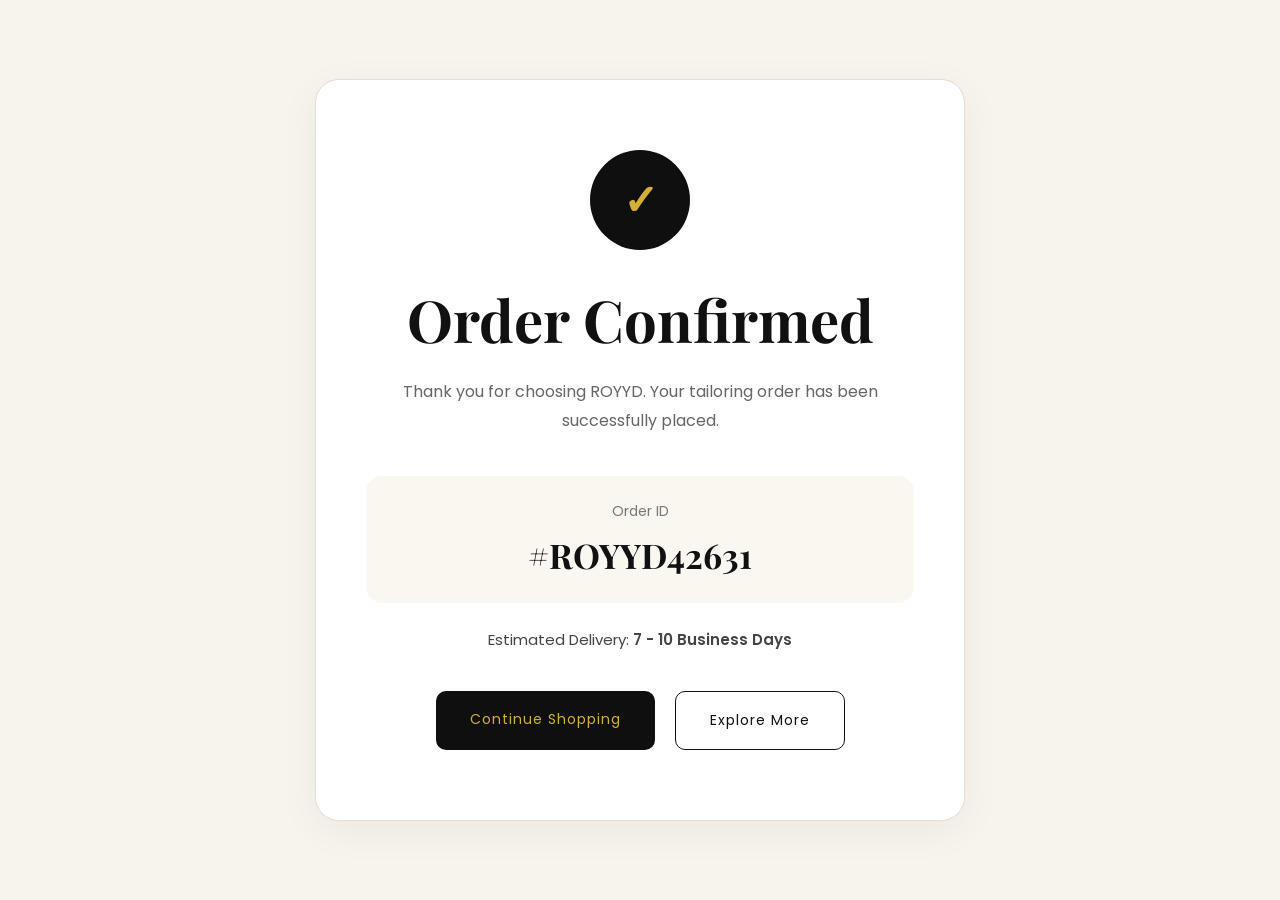
<file: success.html>
<!DOCTYPE html>
<html lang="en">

<head>

<meta charset="UTF-8">

<meta name="viewport"
content="width=device-width, initial-scale=1.0">

<title>
ROYYD Order Success
</title>

<link rel="preconnect"
href="https://fonts.googleapis.com">

<link rel="preconnect"
href="https://fonts.gstatic.com"
crossorigin>

<link href="https://fonts.googleapis.com/css2?family=Playfair+Display:wght@500;600;700&family=Poppins:wght@300;400;500;600&display=swap"
rel="stylesheet">

<link rel="stylesheet"
href="style.css">

</head>

<body>

<section class="success-page">

<div class="success-box">

<div class="success-icon">

✓

</div>

<h1>
Order Confirmed
</h1>

<p class="success-text">

Thank you for choosing ROYYD.

Your tailoring order has been successfully placed.

</p>

<div class="success-order">

<p>
Order ID
</p>

<h3 id="orderNumber">

#ROYYD2847

</h3>

</div>

<div class="success-delivery">

Estimated Delivery:
<span>
7 - 10 Business Days
</span>

</div>

<div class="success-buttons">

<a href="index.html"
class="success-btn">

Continue Shopping

</a>

<a href="Bespoke.html"
class="outline-btn">

Explore More

</a>

</div>

</div>

</section>

<script>

const randomOrder =

"#ROYYD" +

Math.floor(Math.random() * 99999);

document.getElementById("orderNumber")
.innerText = randomOrder;

localStorage.removeItem("royydCart");

</script>

</body>

</html>
</file>
<file: style.css>
html{
    scroll-behavior:smooth;
}


*{
    margin:0;
    padding:0;
    box-sizing:border-box;
}

body{
    font-family:'Poppins',sans-serif;
    background:#f6f3ee;
    overflow-x: hidden;
}

/* NAVBAR */

.navbar{
    width:100%;
    height:85px;

    position:fixed;

    top:0;
    left:0;

    display:flex;
    justify-content:space-between;
    align-items:center;

    padding:0 6%;

    background:rgba(0,0,0,0.55);

    backdrop-filter:blur(12px);

    z-index:1000;
}

.menu-toggle{
    display:none;
    font-size:30px;
    color:white;
    cursor:pointer;
}


.logo-wrapper{
    display:flex;
    align-items:center;
    gap:14px;
}

.logo-text{
    display:flex;
    flex-direction:column;
}

.logo-text h2{
    font-size:28px;
    color:#d9b27c;
    letter-spacing:2px;
    font-family:'Playfair Display',serif;
}

.logo-text span{
    font-size:10px;
    letter-spacing:2px;
    color:white;
}

.logo-wrapper img{
    width:52px;
    height:52px;

    border-radius:50%;

    object-fit:cover;

    border:2px solid rgba(255,255,255,0.15);
}

.nav-links{
    display:flex;
    gap:40px;
    list-style:none;
}

.nav-links a{
    text-decoration:none;
    color:white;
    font-size:15px;
    font-weight:400;
    transition:0.3s;
    position:relative;
}

.nav-links a::after{
    content:'';
    position:absolute;
    left:0;
    bottom:-6px;

    width:0%;
    height:1px;

    background:#d9b27c;

    transition:0.3s;
}

.nav-links a:hover{
    color:#d9b27c;
}

.nav-links a:hover::after{
    width:100%;
}

.nav-links a.active-nav{
    color:#d9b27c;
}

.nav-links a.active-nav::after{
    width:100%;
}

/* HERO SECTION */

.hero{
    width:100%;
    height:80vh;

    background:url('https://images.unsplash.com/photo-1594938298603-c8148c4dae35?q=80&w=1400&auto=format&fit=crop');

    background-size:cover;
    background-position:right center;

    position:relative;

    display:flex;
    align-items:center;

    padding:0 8%;
}

.overlay{
    position:absolute;
    inset:0;
    background:rgba(0,0,0,0.55);
}

.hero-content{

position:relative;
z-index:2;

max-width:580px;

margin-left:120px;

text-align:left;

padding-top:40px;
}

.tagline{
    color:#d9b27c;
    letter-spacing:3px;
    font-size:14px;
    margin-bottom:20px;
}

.hero h1{

font-size:72px;
line-height:1.05;
color:white;
font-family:'Playfair Display',serif;
margin-bottom:24px;
}

.hero h1 span{
    color:#d9b27c;
}

.hero-description{

color:#f1f1f1;
line-height:1.8;
max-width:500px;
font-size:18px;
margin-top:20px;
margin-bottom:35px;
margin-left:0;
}

.hero-buttons{
    display:flex;
    justify-content:center;
    gap:20px;
    flex-wrap:wrap;
    margin-top:10px;
}

.primary-btn{
    padding:18px 42px;
    border:none;
    background:#d9b27c;
    color:#111;
    font-weight:600;
    cursor:pointer;
    transition:0.4s;
    border-radius:50px;
    font-size:15px;
}

.primary-btn:hover{
    transform:translateY(-5px);
    box-shadow:0 10px 30px rgba(0,0,0,0.3);
}

.secondary-btn{
    padding:18px 42px;
    border:1px solid rgba(255,255,255,0.4);
    background:rgba(255,255,255,0.08);
    color:white;
    cursor:pointer;
    transition:0.4s;
    border-radius:50px;
    backdrop-filter:blur(5px);
}

.secondary-btn:hover{
    background:white;
    color:black;
}


/* FABRIC SECTION */

.fabric-section{
    padding:100px 8%;
    background:#f8f5ef;
}

.section-title{
    text-align:center;
    margin-bottom:60px;
}

.section-title p{
    color:#b58b52;
    letter-spacing:3px;
    font-size:14px;
    margin-bottom:15px;
}

.section-title h2{
    font-size:48px;
    color:#222;
    font-family:'Playfair Display',serif;
}

.fabric-grid{
    display:grid;
    grid-template-columns:repeat(auto-fit,minmax(300px,1fr));
    gap:30px;
}

.fabric-card{
    background:white;
    border-radius:20px;
    overflow:hidden;

    box-shadow:0 10px 30px rgba(0,0,0,0.08);

    transition:0.4s;
}

.fabric-card:hover{
    transform:scale(1.05);
}

.fabric-card img{
    width:100%;
    height:350px;
    object-fit:cover;
    transition:0.55;
}

.fabric-content{
    padding:30px;
}

.fabric-content h3{
    font-size:28px;
    margin-bottom:15px;
    color:#222;
    font-family:'Playfair Display',serif;
}

.fabric-content p{
    color:#666;
    line-height:1.8;
}

/* CUSTOMIZATION SECTION */

.custom-section{
    padding:100px 8%;
    background:white;
}

.custom-grid{
    display:grid;
    grid-template-columns:1fr 1fr;
    gap:50px;
    align-items:center;
}

.option-box{
    background:#f8f5ef;
    padding:30px;
    border-radius:20px;
    margin-bottom:25px;
}

.option-box h3{
    margin-bottom:20px;
    font-size:24px;
    color:#222;
    font-family:'Playfair Display',serif;
}

.option-buttons{
    display:flex;
    flex-wrap:wrap;
    gap:15px;
}

.option-buttons button{
    padding:12px 24px;
    border:none;
    background:white;
    border-radius:50px;
    cursor:pointer;
    transition:0.3s;
    border:1px solid #ddd;
}

.option-buttons button:hover{
    background:#d9b27c;
    color:white;
}

.measurement-box{
    background:#f8f5ef;
    padding:30px;
    border-radius:20px;
}

.measurement-box h3{
    margin-bottom:20px;
    font-size:24px;
    color:#222;
    font-family:'Playfair Display',serif;
}

.measurement-box input{
    width:100%;
    padding:16px;
    margin-bottom:15px;
    border:none;
    border-radius:12px;
    background:white;
    outline:none;
}

.preview-card{
    background:#f8f5ef;
    border-radius:25px;
    overflow:hidden;

    box-shadow:0 10px 30px rgba(0,0,0,0.08);
}

.preview-card img{
    width:100%;
    height:500px;
    object-fit:cover;
}

.preview-content{
    padding:35px;
}

.preview-content h3{
    font-size:34px;
    margin-bottom:20px;
    color:#222;
    font-family:'Playfair Display',serif;
}

.preview-content p{
    color:#666;
    line-height:1.8;
    margin-bottom:30px;
}


/* WHY SECTION */

.why-section{
    padding:100px 8%;
    background:#f8f5ef;
}

.why-grid{
    display:grid;
    grid-template-columns:repeat(auto-fit,minmax(280px,1fr));
    gap:30px;
}

.why-card{
    background:white;
    padding:40px;
    border-radius:20px;

    box-shadow:0 10px 30px rgba(0,0,0,0.06);

    transition:0.3s;
}

.why-card:hover{
    transform:translateY(-8px);
}

.why-card h3{
    font-size:28px;
    margin-bottom:18px;
    color:#222;
    font-family:'Playfair Display',serif;
}

.why-card p{
    color:#666;
    line-height:1.8;
}

/* TESTIMONIALS */

.testimonial-section{
    padding:100px 8%;
    background:white;
}

.testimonial-grid{
    display:grid;
    grid-template-columns:repeat(auto-fit,minmax(280px,1fr));
    gap:30px;
}

.testimonial-card{
    background:#f8f5ef;
    padding:40px;
    border-radius:20px;
}

.testimonial-card p{
    color:#555;
    line-height:1.9;
    margin-bottom:20px;
}

.testimonial-card h4{
    color:#b58b52;
}

/* FOOTER */

.footer{
    background:#111;
    color:white;

    padding:70px 8%;

    text-align:center;
}

.footer h2{
    font-size:42px;
    margin-bottom:20px;

    color:#d9b27c;

    font-family:'Playfair Display',serif;
}

.footer p{
    color:#bbb;
    margin-bottom:30px;
}

.footer-links{
    display:flex;
    justify-content:center;
    gap:30px;
    flex-wrap:wrap;
}

.footer-links a{
    color:white;
    text-decoration:none;
    transition:0.3s;
}

.footer-links a:hover{
    color:#d9b27c;
}


/* CONTACT SECTION */

.contact-section{
    padding:100px 8%;
    background:#f8f5ef;
}

.contact-box{
    max-width:700px;
    margin:auto;

    background:white;

    padding:50px;

    border-radius:20px;

    box-shadow:0 10px 30px rgba(0,0,0,0.08);
}

.contact-box input,
.contact-box textarea{
    width:100%;

    padding:18px;

    margin-bottom:20px;

    border:none;

    background:#f5f5f5;

    border-radius:12px;

    outline:none;
}

.contact-box textarea{
    height:150px;
    resize:none;
}

/* ADVANCED CUSTOMIZATION */

.advanced-custom{
    padding:120px 8%;
    background:#f8f5ef;
}

.advanced-grid{
    display:grid;
    grid-template-columns:1fr 1fr;
    gap:60px;
    align-items:start;
}

.custom-box{
    background:white;
    padding:30px;
    border-radius:20px;
    margin-bottom:25px;

    box-shadow:0 10px 30px rgba(0,0,0,0.05);
}

.custom-box h3{
    margin-bottom:20px;
    font-size:26px;
    color:#222;
    font-family:'Playfair Display',serif;
}

.fabric-options{
    display:flex;
    flex-wrap:wrap;
    gap:15px;
}

.fabric-item{
    padding:14px 24px;
    background:#f4f4f4;
    border-radius:50px;
    cursor:pointer;
    transition:0.3s;
}

.active-fabric{
    background:#d9b27c;
    color:white;
}

.option-buttons{
    display:flex;
    flex-wrap:wrap;
    gap:15px;
}

.option-buttons button{
    padding:14px 24px;
    border:none;
    border-radius:50px;
    background:#f4f4f4;
    cursor:pointer;
    transition:0.3s;
}

.option-buttons button:hover{
    background:#d9b27c;
    color:white;
}

.active-btn{
    background:#d9b27c !important;
    color:white;
}

.measurement-area{
    background:white;
    padding:30px;
    border-radius:20px;

    box-shadow:0 10px 30px rgba(0,0,0,0.05);
}

.measurement-area h3{
    margin-bottom:25px;
    font-size:26px;
    color:#222;
    font-family:'Playfair Display',serif;
}

.measurement-grid{
    display:grid;
    grid-template-columns:1fr 1fr;
    gap:18px;
}

.measurement-grid input{
    padding:16px;
    border:none;
    background:#f5f5f5;
    border-radius:12px;
    outline:none;
}

.custom-right{
    position:sticky;
    top:120px;
}

.preview-image{
    border-radius:25px;
    overflow:hidden;

    margin-bottom:30px;
}

.preview-image img{
    width:100%;
    height:650px;
    object-fit:cover;
    transition:0.55;
}

.preview-image:hover img{
    transform:scale(1.04);
}

.preview-details{
    background:white;
    padding:35px;
    border-radius:25px;

    box-shadow:0 10px 30px rgba(0,0,0,0.05);
}

.preview-details h3{
    font-size:34px;
    margin-bottom:20px;
    color:#222;
    font-family:'Playfair Display',serif;
}

.preview-details p{
    color:#666;
    line-height:1.9;
    margin-bottom:25px;
}

.preview-details ul{
    margin-bottom:30px;
}

.preview-details ul li{
    margin-bottom:12px;
    color:#444;
}


/* STEPS SECTION */

.steps-section{
    padding:110px 8%;
    background:white;
}

.steps-grid{
    display:grid;
    grid-template-columns:repeat(auto-fit,minmax(280px,1fr));
    gap:30px;
}

.step-card{
    background:#f8f5ef;

    padding:45px;

    border-radius:25px;

    transition:0.4s;

    box-shadow:0 10px 30px rgba(0,0,0,0.05);
}

.step-card:hover{
    transform:translateY(-10px);
}

.step-number{
    width:70px;
    height:70px;

    background:#d9b27c;

    color:white;

    border-radius:50%;

    display:flex;
    align-items:center;
    justify-content:center;

    font-size:24px;
    font-weight:600;

    margin-bottom:30px;
}

.step-card h3{
    font-size:30px;
    margin-bottom:18px;

    color:#222;

    font-family:'Playfair Display',serif;
}

.step-card p{
    color:#666;
    line-height:1.9;
}


/* PRODUCT COLLECTION */

.product-section{
    padding:30px 8%;
    background:#f8f5ef;
}

.product-grid{
display:grid;
grid-template-columns:repeat(auto-fit,minmax(280px,1fr));
gap:35px;
margin-top:30px;
}

.category-wrapper{
margin-bottom:90px;
}

.category-heading{
font-size:38px;
font-family:'Playfair Display', serif;
text-align:center;
margin-bottom:40px;
color:#111;
letter-spacing:1px;
position:relative;
}

.category-heading::after{
content:'';
width:80px;
height:2px;
background:#111;
display:block;
margin:14px auto 0;
}

.product-card{
background:#fff;
overflow:hidden;
transition:0.4s ease;
border:1px solid #eee;
}

.product-card:hover{
transform:translateY(-8px);
box-shadow:0 15px 40px rgba(0,0,0,0.08);
}

.product-image{
    position:relative;
    overflow: hidden;
}

.product-image img{
    width:100%;
    height:320px;
    object-fit:cover;

    transition:0.5s;
}

.product-card:hover img{
    transform:scale(1.05);
}

.custom-tag{
    position:absolute;

    top:20px;
    left:20px;

    background:#d9b27c;

    color:white;

    padding:10px 18px;

    border-radius:50px;

    font-size:13px;
}

.product-content{
    padding:20px;
}

.product-content h3{
    font-size:28px;
    margin-bottom:15px;

    color:#222;

    font-family:'Playfair Display',serif;
}

.price{
    color:#b58b52;
    font-size:22px;
    margin-bottom:25px;
}

.customize-btn{
    position:absolute;

    bottom:16px;
    left:16px;

    display:inline-flex;
    align-items:center;
    justify-content:center;

    padding:10px 18px;

    background:rgba(0,0,0,0.88);

    color:white;

    text-decoration:none;

    border-radius:40px;

    font-size:12px;
    font-weight:500;

    backdrop-filter:blur(10px);

    transition:0.3s ease;

    z-index:5;
}

.customize-btn:hover{
    background:#111;
    transform:translateY(-2px);
}

/* CONFIGURATOR */

.config-navbar{
    width:100%;
    height:72px;

    background:rgba(255,255,255,0.92);

    backdrop-filter:blur(12px);

    position:sticky;
    top:0;

    display:flex;
    justify-content:space-between;
    align-items:center;

    padding:0 6%;

    z-index:1000;

    border-bottom:1px solid #f1f1f1;
}

.back-btn{
    text-decoration:none;
    color:#111;
    font-size:15px;
    font-weight:500;
    opacity:0.8;
    transition:0.3s ease;
}

.back-btn:hover{
    opacity:1;
}

.config-logo{
    display:flex;
    align-items:center;
    gap:10px;
}

.config-logo img{
    width:34px;
    height:34px;

    border-radius:50%;
    object-fit:cover;
}

.config-logo span{
    font-family:'Playfair Display',serif;
    font-size:24px;
    color:#111;
}

.configurator{
    padding:40px 5%;
    background:#f7f3ee;
    max-width:1400px;
    margin:auto;

    display:grid;
    grid-template-columns:55% 45%;
    gap:35px;
    align-items:start;
}





.product-preview{
    margin-bottom:28px;
    position:sticky;
    top:20px;
}


#mainProductImage{
    width:100%;

    height: 520px;

    

    object-fit:cover;

    border-radius:20px;

    background:white;

    transition:transform 0.4s ease;
}


.product-preview:hover #mainProductImage{
    transform:scale(1.02);
}

.preview-thumbnails{
    display:flex;
    gap:10px;

    margin-top:18px;

    overflow-x:auto;
    padding-bottom:5px;
    justify-content: center;
}

.preview-thumbnails::-webkit-scrollbar{
    display:none;
}


.thumb{
    width:56px;
    height:72px;

    object-fit:cover;

    border-radius:18px;

    cursor:pointer;

    border:1px solid transparent;

    background:white;
}

.active-thumb{
    border-color:#111;
    opacity:1;
}

.config-category{
    color:#b58b52;
    letter-spacing:2px;
    font-size:13px;

    margin-bottom:10px;
}

.config-content h1{
    font-size:40px;
    line-height:1.1;
    margin-bottom:20px;
    font-family:'Playfair Display',serif;
}

.config-price{
    font-size:34px;
    font-weight:600;
    color:#111;
    margin-bottom:35px;
}

.config-section{
    margin-top:18px;
}

.config-section h3{
    margin-bottom:18px;

    font-size:22px;

    color:#111;
}

.color-options{
    display:flex;
    gap:14px;
}

.color{
    width:42px;
    height:42px;

    border-radius:50%;


    cursor:pointer;

    border:3px solid transparent;
    transition: 0.3s;
}

.color:hover{
    transform:scale(1.1);
}


.color.black{
    background:#000;
}

.color.beige{
    background:#d9b27c;
}

.color.white{
    background:#dcdcdc;
}

.color.navy{
    background:#1d3557;
}

.color.brown{
    background:#6f4e37;
}

.color.maroon{
    background:#800000;
}

.active-color{
    border-color:#111;
}

.size-options{
    display:flex;
    gap:14px;
    flex-wrap:wrap;
}

.size-options button{
    width:58px;
    height:58px;

    border-radius:50%;

    border:none;

    background:white;

    cursor:pointer;

    font-size:16px;

    transition:0.3s;
}

.active-size{
    background:#111 !important;
    color:white;
}

.custom-size-card{

    background:white;

    padding:20px 24px;

    border:1px solid #eee;

    border-radius:14px;

    display:flex;

    justify-content:space-between;

    align-items:center;

    gap:20px;

}

.custom-size-card h4{
    font-size:16px;
    margin-bottom:4px;

    color:#111;
}

.custom-size-card p{
    color:#666;
}

.custom-size-card button{
    padding:15px 28px;

    border:none;

    background:#111;

    color:white;

    border-radius:50px;

    cursor:pointer;
}

/* DESIGN FLOW */

.design-flow{
    padding:0 5% 80px;
    background:#f8f5ef;
}

.flow-header{
    margin-bottom:30px;
}

.flow-header h2{
    font-size:28px;
    color:#111;

    font-family:'Playfair Display',serif;
}

.flow-box{
    background:white;
    padding:16px;
    border-radius:16px;
    margin-bottom:12px;
    border:1px solid #eee;
    transition:0.3s ease;
}

.flow-box:hover{
    transform:translateY(-2px);
}


.flow-top{
    display:flex;
    justify-content:space-between;
    align-items:center;
}

.flow-top h3{
    font-size:18px;
    color:#111;
    font-weight:500;
    letter-spacing:0.3px;
}

.flow-top span{
    font-size:28px;
    color:#b58b52;
    transition: 0.3s;
}

.flow-box.active-flow .flow-top span{
    transform:rotate(45deg);
}

/* FLOW CONTENT */

.flow-content{
    margin-top:25px;
    display:flex;
    gap:18px;

    overflow-x:auto;

    padding-bottom:10px;

    max-height:0;

    opacity:0;

    overflow:hidden;

    transition:0.4s ease;
}

.flow-box.active-flow .flow-content{
    max-height:300px;
    opacity:1;
}


.flow-content::-webkit-scrollbar{
    display:none;
}

.style-card{
    min-width:92px;

    background:#f8f5ef;

    border-radius:14px;

    overflow:hidden;

    cursor:pointer;

    border:1px solid transparent;

    transition:0.3s;
}

.style-card img{
    width:100%;
    height:78px;

    object-fit:cover;
}

.style-card p{
    padding:10px;

    text-align:center;

    font-size:12px;

    color:#111;
}

.active-style{
    border-color:#d9b27c;
}

.style-card:hover{
    transform:translateY(-5px);
}


/* VISUAL MEASUREMENT SYSTEM */

.measurement-flow{
    margin-top:20px;

    max-height:0;
    opacity:0;

    overflow:hidden;

    transition:0.4s ease;
}

.flow-box.active-flow .measurement-flow{
    max-height:2000px;
    opacity:1;
}

.measure-step{
    margin-bottom:28px;
}

.measure-step h4{
    font-size:14px;
    color:#111;

    margin-bottom:14px;
}

.visual-options{
    display:flex;
    gap:12px;

    overflow-x:auto;
}

.visual-options::-webkit-scrollbar{
    display:none;
}

.visual-card{
    min-width:88px;

    background:white;

    border-radius:18px;

    padding:14px 10px;

    text-align:center;

    border:1px solid #eee;

    cursor:pointer;

    transition:0.3s;

    box-shadow:0 4px 12px rgba(0,0,0,0.03);
}

.visual-card:hover{
    transform:translateY(-4px);

    border-color:#d9b27c;
}


.visual-card img{
    width:42px;
    height:42px;

    object-fit:contain;

    margin-bottom:8px;

    opacity:0.9;
}


.visual-card p{
    font-size:11px;

    color:#222;

    font-weight:500;
}


.active-visual{
    border-color:#d9b27c;
}

.number-selectors{
    display:flex;
    justify-content:space-between;
    align-items:center;

    background:white;

    padding:10px 14px;

    border-radius:50px;

    border:1px solid #eee;

    box-shadow:0 4px 12px rgba(0,0,0,0.03);
}

.number-selectors button{
    width:30px;
    height:30px;

    border:none;

    border-radius:50%;

    background:#111;

    color:white;

    cursor:pointer;

    font-size:16px;

    transition:0.3s;
}

.number-selectors button:hover{
    background:#d9b27c;
}

.number-value{
    font-size:14px;
    color:#111;

    font-weight:500;
}

.number-value::after{
    content:attr(data-unit);

    margin-left:4px;

    font-size:12px;

    color:#777;
}


.fit-options{
    display:flex;
    gap:10px;
    flex-wrap:wrap;
}

.fit-options button{
    padding:10px 16px;

    border:none;

    border-radius:50px;

    background:#f5f5f5;

    font-size:12px;

    cursor:pointer;

    transition: 0.3s;
}

.flow-box:hover{
    transform:translateY(-2px);
}


.active-fit{
    background:#111 !important;
    color:white;
}





/* FIT RESULT */

.fit-result{
    padding:20px 5% 70px;

    background:#f8f5ef;
}

.fit-result-box{
    background:white;

    padding:30px 22px;

    border-radius:28px;

    border:1px solid #eee;

    text-align:center;

    box-shadow:0 10px 30px rgba(0,0,0,0.04);
}

.fit-result-box h2{
    font-size:30px;

    line-height:1.2;

    color:#111;

    margin-bottom:14px;

    font-family:'Playfair Display',serif;
}

.fit-result-box p{
    color:#777;

    font-size:14px;

    margin-bottom:30px;
}

.fit-grid{
    display:grid;

    grid-template-columns:1fr 1fr;

    gap:14px;
}

.fit-card{
    background:#f8f5ef;

    padding:20px 14px;

    border-radius:20px;
}

.fit-card span{
    display:block;

    font-size:12px;

    color:#777;

    margin-bottom:10px;
}

.fit-card h3{
    font-size:22px;

    color:#111;
}

.fit-result{
    display:none;
}

/* AI BODY SCAN */

.ai-body-scan{
    width:180px;
    height:260px;

    margin:auto;

    position:relative;

    border-radius:30px;

    overflow:hidden;

    background:#f8f5ef;

    margin-bottom:30px;

    border:1px solid #eee;
}

.ai-body-scan img{
    width:100%;
    height:100%;

    object-fit:contain;

    opacity:0.9;
}

.scan-line{
    width:100%;
    height:6px;

    background:
    linear-gradient(
        90deg,
        transparent,
        #d9b27c,
        transparent
    );

    position:absolute;

    top:0;

    left:0;

    z-index:2;

    animation:scanMove 2s linear infinite;
}

@keyframes scanMove{

    0%{
        top:0;
    }

    100%{
        top:100%;
    }

}

/* QUESTION ANIMATION */



.body-options{
    transition:
    opacity 0.35s ease,
    transform 0.35s ease;
}

/* SIZE GUIDE PAGE */

.size-guide-page{
    min-height:100vh;
    background:white;
    padding-bottom:140px;
}

/* TOPBAR */

.size-topbar{
    padding:24px 5%;
    display:flex;
    justify-content:flex-end;
}

.size-topbar a{
    text-decoration:none;
    font-size:34px;
    color:#111;
}

/* VIDEO */

.guide-video{
    padding:0 5%;
    margin-bottom:30px;
}

.guide-video img{
    width:100%;
    border-radius:24px;
}

/* SECTION */

.size-section{
    padding:0 5%;
    margin-bottom:38px;
}

.section-top{
    display:flex;
    justify-content:space-between;
    align-items:center;
    margin-bottom:16px;
}

.section-top h3{
    font-size:15px;
    color:#111;
}

.section-top span{
    color:#6b8cff;
    font-size:13px;
}

/* IMAGE OPTIONS */

.body-options{
    display:flex;
    gap:14px;
    overflow-x:auto;
}

.body-options::-webkit-scrollbar{
    display:none;
}

.body-card{
    min-width:105px;
    background:white;
    border:1px solid #ddd;
    border-radius:18px;
    padding:14px 10px;
    text-align:center;
    cursor:pointer;
}

.body-card img{
    width:60px;
    height:60px;
    object-fit:contain;
    margin-bottom:10px;
}

.body-card p{
    font-size:12px;
}

.active-body{
    border:2px solid black;
    background:#f8f5ef;
}

/* NUMBER OPTIONS */

.number-grid{
    display:grid;

    grid-template-columns:
    repeat(6,1fr);

    gap:10px;
}

.number-box{
    height:42px;

    border-radius:12px;

    border:1px solid #ddd;

    display:flex;
    justify-content:center;
    align-items:center;

    font-size:13px;

    cursor:pointer;

    background:white;

    transition:0.3s ease;
}

.active-number{
    background:#111;
    color:white;
}

/* BOTTOM BAR */

.size-bottom-bar{
    position:fixed;
    bottom:0;
    left:0;
    width:100%;
    background:black;
    padding:16px;
    display:flex;
    align-items:center;
    gap:18px;
    z-index:9999;
}

.bottom-progress{
    flex:1;
}

.bottom-progress span{
    color:white;
    font-size:13px;
    display:block;
    margin-bottom:8px;
}

.bottom-line{
    width:100%;
    height:4px;
    background:#333;
    border-radius:20px;
    overflow:hidden;
}

.bottom-fill{
    width:100%;
    height:100%;
    background:#8dff2f;
}

#startSizeAI{
    border:none;
    background:#d9d9d9;
    color:#111;
    padding:16px 24px;
    border-radius:40px;
    font-size:14px;
    font-weight:600;
}

/* AI FIT PAGE */

.ai-fit-page{
    width:100%;
    height:100vh;

    background:black;

    display:flex;
    justify-content:center;
    align-items:center;

    overflow:hidden;
}

/* CONTENT */

.ai-fit-content{
    width:90%;
    text-align:center;
}

/* HUMAN SCAN */

.ai-human-scan{
    width:220px;
    height:320px;

    margin:auto;

    position:relative;

    margin-bottom:50px;
}

.ai-human-scan img{
    width:100%;
    height:100%;

    object-fit:contain;

    opacity:0.9;

    filter:
    brightness(1.3)
    contrast(1.1);
}

/* SCAN RINGS */

.ai-fit-page .scan-ring{
    position:absolute;

    inset:0;

    border:2px solid #8dff2f;

    border-radius:50%;

    animation:pulseRing 2s linear infinite;

    box-shadow:
    0 0 40px #8dff2f;
}

.ai-fit-page .second-ring{
    animation-delay:1s;
}

@keyframes pulseRing{

    0%{
        transform:scale(0.8);
        opacity:0.2;
    }

    100%{
        transform:scale(1.25);
        opacity:1;
    }

}

/* HORIZONTAL SCAN */

.ai-fit-page .horizontal-scan{
    position:absolute;

    width:340px;
    height:120px;

    background:
    radial-gradient(
    circle,
    rgba(141,255,47,0.45),
    transparent 70%);

    top:50%;
    left:50%;

    transform:
    translate(-50%,-50%);

    border-radius:50%;

    animation:
    scanPulse 2s linear infinite;
}

/* VERTICAL SCAN */

.ai-fit-page .vertical-scan{
    position:absolute;

    width:120px;
    height:340px;

    background:
    radial-gradient(
    circle,
    rgba(141,255,47,0.28),
    transparent 70%);

    top:50%;
    left:50%;

    transform:
    translate(-50%,-50%);

    border-radius:50%;

    animation:
    scanPulseVertical 2s linear infinite;
}

@keyframes scanPulse{

    0%{
        opacity:0.3;
        transform:
        translate(-50%,-50%)
        scale(0.8);
    }

    100%{
        opacity:1;
        transform:
        translate(-50%,-50%)
        scale(1.1);
    }

}

@keyframes scanPulseVertical{

    0%{
        opacity:0.2;
        transform:
        translate(-50%,-50%)
        scale(0.8);
    }

    100%{
        opacity:1;
        transform:
        translate(-50%,-50%)
        scale(1.1);
    }

}

/* TITLE */

.ai-fit-content h2{
    color:#8dff2f;

    font-size:34px;

    line-height:1.4;

    margin-bottom:35px;

    font-family:'Poppins',sans-serif;
}

/* PROGRESS */

.ai-fit-progress{
    width:100%;
    max-width:340px;

    height:8px;

    background:#222;

    margin:auto;

    border-radius:20px;

    overflow:hidden;

    margin-bottom:22px;
}

.ai-fit-fill{
    width:0%;

    height:100%;

    background:#8dff2f;

    transition:0.3s ease;
}

/* PERCENT */

#aiFitPercent{
    color:#8dff2f;

    font-size:34px;

    font-weight:600;
}

/* SUCCESS SCREEN */

.fit-success{
    position:fixed;

    inset:0;

    background:black;

    display:none;

    justify-content:center;
    align-items:center;

    flex-direction:column;

    z-index:9999;

    text-align:center;
}

.success-circle{
    width:140px;
    height:140px;

    border-radius:50%;

    background:#8dff2f;

    color:black;

    display:flex;
    justify-content:center;
    align-items:center;

    font-size:70px;

    margin-bottom:40px;

    box-shadow:
    0 0 50px #8dff2f;
}

.fit-success h2{
    color:#8dff2f;

    font-size:44px;

    margin-bottom:18px;

    font-family:'Poppins',sans-serif;
}

.fit-success p{
    color:#8dff2f;

    font-size:22px;

    line-height:1.5;
}


/* GUIDE POPUP */

.guide-popup{
    position:fixed;

    inset:0;

    background:rgba(0,0,0,0.5);

    display:none;

    justify-content:center;
    align-items:center;

    z-index:99999;
}

.guide-box{
    width:90%;
    max-width:340px;

    background:white;

    border-radius:28px;

    padding:30px 24px;

    position:relative;
}

.close-guide{
    position:absolute;

    top:18px;
    right:18px;

    border:none;

    background:none;

    font-size:24px;

    cursor:pointer;
}

.guide-box h3{
    font-size:24px;

    margin-bottom:20px;

    color:#111;
}

.guide-box p{
    color:#555;

    line-height:1.8;

    margin-bottom:12px;
}

/* BESPOKE SUMMARY FIX */

.final-cta{
    padding:40px 5% 120px;
    background:#f8f5ef;
}

.cta-box{
    background:white;
    border-radius:30px;
    padding:34px 26px;
    box-shadow:0 10px 30px rgba(0,0,0,0.04);
    border:1px solid #eee;
}

.cta-box h2{
    font-size:32px;
    color:#111;
    margin-bottom:12px;
    font-family:'Playfair Display',serif;
}

.cta-box p{
    color:#666;
    line-height:1.7;
    margin-bottom:30px;
}

/* SUMMARY */

.live-summary{
    background:#fafafa;
    border-radius:24px;
    padding:20px;
    margin-bottom:30px;
    border:1px solid #eee;
}

.summary-row{
    display:flex;
    justify-content:space-between;
    align-items:center;
    padding:14px 0;
    border-bottom:1px solid #eee;
}

.summary-row:last-child{
    border-bottom:none;
}

.summary-row span{
    color:#777;
    font-size:14px;
}

.summary-row p{
    color:#111;
    font-size:14px;
    font-weight:500;
}

/* PRICE */

.cta-price{
    font-size:16px;
    color:#666;
    margin-bottom:30px;
}

.cta-price span{
    font-size:30px;
    color:#111;
    font-weight:600;
}

/* BUTTONS */

.cta-buttons{
    display:flex;
    flex-direction:column;
    gap:14px;
}

.cta-buttons .primary-cta{
    width:100%;
    background:#111;
    color:white;
    text-decoration:none;
    padding:18px;
    border-radius:50px;
    text-align:center;
    font-size:15px;
    transition:0.3s ease;
}

.cta-buttons .primary-cta:hover{
    background:#222;
}

.secondary-cta{
    width:100%;
    background:white;
    color:#111;
    border:1px solid #111;
    padding:18px;
    border-radius:50px;
    font-size:15px;
    cursor:pointer;
    transition:0.3s ease;
}

.secondary-cta:hover{
    background:#111;
    color:white;
}


/* PREMIUM MINIMAL PRODUCT DETAILS */

.config-content{
    padding-top:8px;
}

.config-category{
    color:#b58b52;
    letter-spacing:2px;
    font-size:10px;
    margin-bottom:10px;
    display:block;
}

.config-content h1{
    font-size:22px;
    line-height:1.2;
    color:#111;
    margin-bottom:12px;
    font-family:'Playfair Display',serif;
}

.config-price{
    font-size:18px;
    color:#111;
    margin-bottom:28px;
    font-weight:500;
}

.config-section{
    margin-bottom:26px;
}

.config-section h3{
    margin-bottom:14px;
    font-size:13px;
    color:#111;
    font-weight:500;
    letter-spacing:0.3px;
}

/* COLORS */

.color-options{
    gap:10px;
}

.color{
    width:34px;
    height:34px;
}

/* SIZE BUTTONS */

.size-options{
    gap:10px;
}

.size-options button{
    width:48px;
    height:48px;

    font-size:13px;

    border-radius:50%;

    background:white;

    border:1px solid #eee;
}

/* CUSTOM CARD */

.custom-size-card{
    padding:18px;
    border-radius:22px;
    margin-top:20px;
}

.custom-size-card h4{
    font-size:18px;
    margin-bottom:6px;
}

.custom-size-card p{
    font-size:12px;
    line-height:1.6;
}

.custom-size-card .primary-cta{
    padding:14px 22px;
    font-size:13px;
    border-radius:40px;
}

.config-logo span{
    font-size:18px;
    letter-spacing:1px;
}

.back-btn{
    font-size:14px;
}

body{
    background:#efeae2;
}


.bespoke-hero{
    background:url('https://i.postimg.cc/YqjxDLzV/download-(7).jpg');

    background-size:cover;
    background-position:65% center;
}


.cart-hero{
padding:140px 10% 70px;
text-align:center;
background:#f8f6f3;
}

.cart-hero h1{
font-size:58px;
font-family:'Playfair Display', serif;
margin-bottom:15px;
color:#111;
}

.cart-hero p{
font-size:15px;
color:#666;
font-family:'Poppins', sans-serif;
}

.cart-section{
padding:80px 10%;
background:#fff;
}

.cart-container{
display:grid;
grid-template-columns:2fr 1fr;
gap:50px;
align-items:start;
}

.cart-card{
display:flex;
gap:25px;
padding:25px;
border:1px solid #eee;
margin-bottom:25px;
background:#fff;
}

.cart-image img{
width:170px;
height:220px;
object-fit:cover;
}

.cart-details h2{
font-size:28px;
font-family:'Playfair Display', serif;
margin-bottom:10px;
}

.cart-category{
font-size:13px;
letter-spacing:2px;
text-transform:uppercase;
color:#888;
margin-bottom:15px;
}

.bespoke-badge{

display:inline-flex;

align-items:center;

justify-content:center;

padding:8px 16px;

background:#111;

color:#d4af37;

border-radius:40px;

font-size:11px;

letter-spacing:1.5px;

text-transform:uppercase;

width:fit-content;

margin-bottom:18px;

border:1px solid rgba(212,175,55,0.25);

}

.cart-price{
font-size:18px;
font-weight:500;
margin-bottom:25px;
}

.cart-actions{
display:flex;
align-items:center;
gap:15px;
}

.cart-actions button{
width:40px;
height:40px;
border:1px solid #111;
background:#fff;
cursor:pointer;
font-size:18px;
}

.cart-summary{
padding:35px;
border:1px solid #eee;
position:sticky;
top:120px;
}

.cart-summary h2{
font-size:32px;
font-family:'Playfair Display', serif;
margin-bottom:30px;
}

.summary-row,
.summary-total{
display:flex;
justify-content:space-between;
margin-bottom:20px;
font-size:15px;
}

.summary-total{
font-size:20px;
font-weight:600;
padding-top:20px;
border-top:1px solid #ddd;
}

.checkout-btn{

width:100%;

padding:18px 20px;

background:#111;

color:#fff;

border:none;

margin-top:30px;

font-size:13px;

letter-spacing:1px;

text-transform:uppercase;

cursor:pointer;

transition:0.3s ease;

display:flex;

justify-content:center;

align-items:center;

text-align:center;

white-space:nowrap;

border-radius:8px;

}

.checkout-btn:hover{
background:#000;
}

@media(max-width:900px){

.cart-container{
grid-template-columns:1fr;
}

.cart-card{
flex-direction:column;
}

.cart-image img{
width:100%;
height:auto;
}

.cart-hero h1{
font-size:42px;
}

.checkout-btn{

font-size:12px;

padding:16px 12px;

letter-spacing:1px;

}

}

.cart-meta{

font-size: 13px;

margin-top: 6px;

color: #777;

font-family: 'Poppins', sans-serif;

}

.cart-custom-data{

margin-top: 12px;

padding-top: 12px;

border-top: 1px solid rgba(0,0,0,0.08);

display: flex;

flex-direction: column;

gap: 6px;

}

.cart-custom-data p{

font-size: 13px;

color: #444;

font-family: 'Poppins', sans-serif;

line-height: 1.5;

}

.custom-row{

display:flex;

justify-content:space-between;

align-items:center;

padding:10px 0;

border-bottom:1px solid rgba(0,0,0,0.06);

gap:20px;

}

.custom-row:last-child{

border-bottom:none;

}

.custom-row span{

font-size:12px;

letter-spacing:1px;

text-transform:uppercase;

color:#888;

font-family:'Poppins', sans-serif;

}

.custom-row p{

font-size:13px;

color:#111;

font-weight:500;

text-align:right;

margin:0;

}

.empty-cart{

width: 100%;

padding: 80px 20px;

text-align: center;

display: flex;

flex-direction: column;

align-items: center;

justify-content: center;

gap: 18px;

}

.empty-cart h2{

font-size: 32px;

font-family: 'Playfair Display', serif;

color: #111;

}

.empty-cart p{

font-size: 14px;

color: #666;

max-width: 420px;

line-height: 1.7;

font-family: 'Poppins', sans-serif;

}

.empty-cart-btn{

padding: 14px 34px;

background: #111;

color: white;

text-decoration: none;

font-size: 13px;

letter-spacing: 1px;

font-family: 'Poppins', sans-serif;

transition: 0.3s ease;

}

.empty-cart-btn:hover{

opacity: 0.85;

}

.checkout-navbar{

display:flex;
justify-content:space-between;
align-items:center;

padding:24px 60px;

background:#0f0f0f;

}

.checkout-navbar h2{

font-family:'Playfair Display', serif;

font-size:38px;

color:#d4af37;

letter-spacing:2px;

}

.checkout-navbar a{

text-decoration:none;

color:#f5f1ea;

font-family:'Poppins', sans-serif;

font-size:15px;

}

.checkout-section{

padding:80px 60px;

background:#f7f4ee;

min-height:100vh;

}

.checkout-container{

display:grid;

grid-template-columns:1.3fr 0.9fr;

gap:40px;

align-items:start;

}

.checkout-left,
.checkout-right{

background:#fff;

padding:40px;

border:1px solid #e8dfd2;

border-radius:18px;

}

.checkout-left h1{

font-family:'Playfair Display', serif;

font-size:68px;

font-weight:600;

margin-bottom:40px;

text-align:center;

}

.checkout-form{

display:grid;

grid-template-columns:1fr 1fr;

gap:20px;

}

.checkout-form input,
.checkout-form textarea{

width:100%;

padding:18px;

border:1px solid #ddd;

background:#fafafa;

font-family:'Poppins', sans-serif;

font-size:15px;

outline:none;

border-radius:10px;

}

.checkout-form textarea{

height:140px;

resize:none;

grid-column:span 2;

}

.checkout-right h2{

font-family:'Playfair Display', serif;

font-size:36px;

margin-bottom:30px;

}

.checkout-product{

display:flex;

justify-content:space-between;

align-items:flex-start;

padding:20px 0;

border-bottom:1px solid #ececec;

}

.checkout-product h3{

font-family:'Playfair Display', serif;

font-size:24px;

margin-bottom:8px;

}

.checkout-product p{

font-family:'Poppins', sans-serif;

font-size:14px;

color:#666;

margin-bottom:5px;

}

.checkout-summary-row,
.checkout-total{

display:flex;

justify-content:space-between;

align-items:center;

padding:20px 0;

font-family:'Poppins', sans-serif;

}

.checkout-total{

border-top:1px solid #ddd;

margin-top:10px;

font-size:28px;

font-weight:600;

}

.place-order-btn{

display:flex;

justify-content:center;

align-items:center;

width:100%;

height:65px;

background:#0f0f0f;

color:#d4af37;

text-decoration:none;

font-family:'Poppins', sans-serif;

font-size:16px;

letter-spacing:2px;

margin-top:20px;

border-radius:10px;

transition:0.4s;

}

.place-order-btn:hover{

transform:translateY(-3px);

}

@media(max-width:992px){

.checkout-container{

grid-template-columns:1fr;

}

.checkout-left h1{

font-size:48px;

}

}

@media(max-width:768px){

.checkout-section{

padding:40px 20px;

}

.checkout-navbar{

padding:20px;

}

.checkout-form{

grid-template-columns:1fr;

}

.checkout-form textarea{

grid-column:span 1;

}

.checkout-left,
.checkout-right{

padding:25px;

}

}

/* MOBILE */

@media(max-width:768px){

    .navbar{
        height:80px;
        padding:0 5%;
    }

    .menu-toggle{
        display:block;
    }

    #nav-menu{
        position:absolute;

        top:80px;
        left:0;

        width:100%;

        background:rgba(0,0,0,0.95);

        display:none;

        padding:25px 0;
    }

    #nav-menu.active{
        display:block;
    }

    .nav-links{
        flex-direction:column;
        align-items:center;
        gap:25px;
    }

    .hero{
       min-height:100vh;

       padding:120px 5% 60px;

       background-position:center;

       height:auto;
    }

    .hero-content{
        max-width:100%;
        padding-top:100px;
        text-align:center;
    }

    .hero h1{
        font-size:46px;
    }

    .hero-description{
        font-size:15px;
    }

    .hero-buttons{
        flex-direction:column;
        align-items:center;
    }

    .primary-btn,
    .secondary-btn{
        width:100%;
        max-width:320px;
    }

    .custom-grid{
      grid-template-columns:1fr;
    }

    .product-grid{
    grid-template-columns:1fr 1fr;
    gap:16px;
}

.product-image img{
    height:220px;
}

.product-content{
    padding:18px;
}

.product-content h3{
    font-size:18px;
    line-height:1.3;
}

.price{
    font-size:16px;
    margin-bottom:18px;
}

.customize-btn{
    width:100%;

    text-align:center;

    padding:12px 10px;

    font-size:14px;
}

.custom-tag{
    position:absolute;

    top:20px;
    left:20px;

    background:#d9b27c;

    color:white;

    padding:10px 18px;

    border-radius:50px;

    font-size:13px;

    text-decoration:none;

    transition:0.3s;
}

.custom-tag:hover{
    background:#111;
}


}

@media(max-width:768px){

    .flow-content{
        gap:12px;
    }

    .style-card{
        min-width:92px;
    }

    .style-card img{
        height:75px;
    }

    .style-card p{
        font-size:11px;
        padding:8px;
    }

    .product-preview{
       position:relative;
       top:0;
    }
    
    .size-video img{
      width:100%;
      height:auto;

      max-height:220px;

      object-fit:cover;

      border-radius:24px;

      display:block;
    }
}

@media(max-width:768px){

    .ai-fit-page{
        overflow:hidden;
    }

    .ai-fit-content{
        width:100%;
        padding:0 20px;
    }

    .ai-human-scan{
        width:170px;
        height:260px;
    }

    .ai-fit-page .horizontal-scan{
        width:90%;
        max-width:260px;
    }

    .ai-fit-page .vertical-scan{
        height:90%;
        max-height:260px;
    }

}


.success-page{

min-height:100vh;

display:flex;

justify-content:center;

align-items:center;

background:#f7f4ee;

padding:40px;

}

.success-box{

background:#fff;

padding:70px 50px;

max-width:650px;

width:100%;

border-radius:24px;

text-align:center;

border:1px solid #e7dccd;

box-shadow:0 10px 40px rgba(0,0,0,0.05);

}

.success-icon{

width:100px;

height:100px;

border-radius:50%;

background:#0f0f0f;

color:#d4af37;

display:flex;

justify-content:center;

align-items:center;

font-size:42px;

margin:auto;

margin-bottom:30px;

font-weight:600;

}

.success-box h1{

font-family:'Playfair Display', serif;

font-size:58px;

margin-bottom:20px;

color:#111;

}

.success-text{

font-family:'Poppins', sans-serif;

font-size:16px;

line-height:1.8;

color:#666;

margin-bottom:40px;

}

.success-order{

padding:25px;

background:#faf7f1;

border-radius:16px;

margin-bottom:25px;

}

.success-order p{

font-family:'Poppins', sans-serif;

font-size:14px;

color:#777;

margin-bottom:10px;

}

.success-order h3{

font-family:'Playfair Display', serif;

font-size:34px;

color:#111;

}

.success-delivery{

font-family:'Poppins', sans-serif;

font-size:15px;

margin-bottom:40px;

color:#444;

}

.success-delivery span{

font-weight:600;

}

.success-buttons{

display:flex;

gap:20px;

justify-content:center;

flex-wrap:wrap;

}

.success-btn,
.outline-btn{

padding:18px 34px;

text-decoration:none;

font-family:'Poppins', sans-serif;

font-size:14px;

letter-spacing:1px;

border-radius:10px;

transition:0.4s;

}

.success-btn{

background:#0f0f0f;

color:#d4af37;

}

.outline-btn{

border:1px solid #111;

color:#111;

}

.success-btn:hover,
.outline-btn:hover{

transform:translateY(-3px);

}

@media(max-width:768px){

.success-box{

padding:50px 25px;

}

.success-box h1{

font-size:42px;

}

.success-buttons{

flex-direction:column;

}

}

.login-page{

min-height:100vh;

display:flex;

justify-content:center;

align-items:center;

background:#f7f4ee;

padding:40px;

}

.login-box{

width:100%;

max-width:520px;

background:#fff;

padding:60px 45px;

border-radius:24px;

border:1px solid #e8dfd2;

box-shadow:0 10px 40px rgba(0,0,0,0.05);

text-align:center;

}

.login-box h1{

font-family:'Playfair Display', serif;

font-size:58px;

margin-bottom:15px;

color:#111;

}

.login-subtext{

font-family:'Poppins', sans-serif;

font-size:15px;

color:#777;

margin-bottom:40px;

}

.login-form{

display:flex;

flex-direction:column;

gap:20px;

}

.login-form input{

width:100%;

height:65px;

padding:0 20px;

border:1px solid #ddd;

border-radius:12px;

background:#fafafa;

font-family:'Poppins', sans-serif;

font-size:15px;

outline:none;

}

.login-btn{

height:65px;

border:none;

background:#0f0f0f;

color:#d4af37;

font-family:'Poppins', sans-serif;

font-size:15px;

letter-spacing:2px;

border-radius:12px;

cursor:pointer;

transition:0.4s;

}

.login-btn:hover{

transform:translateY(-3px);

}

.login-links{

margin-top:30px;

display:flex;

justify-content:space-between;

gap:20px;

flex-wrap:wrap;

}

.login-links a{

text-decoration:none;

font-family:'Poppins', sans-serif;

font-size:14px;

color:#111;

}

@media(max-width:768px){

.login-box{

padding:45px 25px;

}

.login-box h1{

font-size:42px;

}

}


.account-page{

display:grid;

grid-template-columns:280px 1fr;

min-height:100vh;

background:#f7f4ee;

}

.account-sidebar{

background:#0f0f0f;

padding:50px 35px;

color:#fff;

}

.account-sidebar h2{

font-family:'Playfair Display', serif;

font-size:42px;

color:#d4af37;

margin-bottom:60px;

}

.account-sidebar ul{

list-style:none;

display:flex;

flex-direction:column;

gap:25px;

padding:0;

}

.account-sidebar li{

font-family:'Poppins', sans-serif;

font-size:15px;

cursor:pointer;

color:#ddd;

transition:0.3s;

}

.account-sidebar li:hover{

color:#d4af37;

}

.active-account{

color:#d4af37 !important;

}

.account-main{

padding:30px 16px;

overflow:hidden;

}

.account-main h1{

font-family:'Playfair Display', serif;

font-size:34px;

margin-bottom:10px;

color:#111;

line-height: 1.2;

word-break: break-word;

}

.recent-orders{

padding:25px 18px;

overflow:hidden;

}

.order-item{

flex-direction:column;

align-items:flex-start;

gap:16px;

}

.order-item span{

font-size:12px;

padding:8px 14px;

}

.account-subtext{

font-family:'Poppins', sans-serif;

font-size:15px;

color:#777;

margin-bottom:50px;

}

.account-cards{

display:grid;

grid-template-columns:repeat(3,1fr);

gap:25px;

margin-bottom:50px;

}

.account-card{

background:#fff;

padding:35px;

border-radius:20px;

border:1px solid #e8dfd2;

}

.account-card h3{

font-family:'Playfair Display', serif;

font-size:30px;

margin-bottom:15px;

color:#111;

}

.account-card p{

font-family:'Poppins', sans-serif;

font-size:14px;

color:#666;

}

.recent-orders{

background:#fff;

padding:40px;

border-radius:20px;

border:1px solid #e8dfd2;

}

.recent-orders h2{

font-family:'Playfair Display', serif;

font-size:42px;

margin-bottom:35px;

}

.order-item{

display:flex;

justify-content:space-between;

align-items:center;

padding:25px 0;

border-bottom:1px solid #eee;

}

.order-item h3{

font-family:'Playfair Display', serif;

font-size:24px;

margin-bottom:8px;

}

.order-item p{

font-family:'Poppins', sans-serif;

font-size:14px;

color:#666;

}

.order-item span{

font-family:'Poppins', sans-serif;

font-size:14px;

padding:10px 18px;

border-radius:30px;

background:#f3efe8;

}

@media(max-width:992px){

.account-page{

grid-template-columns:1fr;

}

.account-sidebar{

padding:35px 25px;

}

.account-main{

padding:40px 20px;

}

.account-cards{

grid-template-columns:1fr;

}

.account-main h1{

font-size:48px;

}

}

.empty-account{

background:#fff;

padding:70px 40px;

border-radius:24px;

border:1px solid #e8dfd2;

text-align:center;

max-width:700px;

}

.empty-account h2{

font-family:'Playfair Display', serif;

font-size:48px;

margin-bottom:20px;

}

.empty-account p{

font-family:'Poppins', sans-serif;

font-size:15px;

line-height:1.8;

color:#666;

margin-bottom:35px;

}


.about-hero{

position:relative;

height:90vh;

background:url('https://i.postimg.cc/029TLv7z/web-tailor-sufi-5.jpg');

background-size:cover;

background-position:center;

display:flex;

justify-content:center;

align-items:center;

text-align:center;

overflow:hidden;

}

.about-overlay{

position:absolute;

inset:0;

background:rgba(0,0,0,0.55);

}

.about-content{

position:relative;

z-index:2;

max-width:900px;

padding:20px;

}

.about-tag{

font-family:'Poppins', sans-serif;

letter-spacing:4px;

font-size:14px;

color:#d4af37;

margin-bottom:25px;

}

.about-content h1{

font-family:'Playfair Display', serif;

font-size:90px;

line-height:1.1;

color:#fff;

margin-bottom:30px;

}

.about-content p{

font-family:'Poppins', sans-serif;

font-size:18px;

line-height:2;

color:#f1f1f1;

max-width:760px;

margin:auto;

}

.about-story{

display:grid;

grid-template-columns:1fr 1fr;

gap:60px;

padding:100px 80px;

background:#f7f4ee;

align-items:center;

}

.story-left h2{

font-family:'Playfair Display', serif;

font-size:64px;

line-height:1.2;

margin-bottom:30px;

color:#111;

}

.story-left p{

font-family:'Poppins', sans-serif;

font-size:16px;

line-height:2;

color:#555;

}

.story-right img{

width:100%;

border-radius:24px;

object-fit:cover;

height:700px;

}

.about-values{

display:grid;

grid-template-columns:repeat(3,1fr);

gap:30px;

padding:0 80px 100px;

background:#f7f4ee;

}

.value-card{

background:#fff;

padding:45px 35px;

border-radius:24px;

border:1px solid #e8dfd2;

text-align:center;

}

.value-card h3{

font-family:'Playfair Display', serif;

font-size:34px;

margin-bottom:20px;

}

.value-card p{

font-family:'Poppins', sans-serif;

font-size:15px;

line-height:1.8;

color:#666;

}

.about-final{

padding:120px 20px;

text-align:center;

background:#0f0f0f;

}

.about-final h2{

font-family:'Playfair Display', serif;

font-size:72px;

line-height:1.2;

color:#fff;

margin-bottom:40px;

}

@media(max-width:992px){

.about-story{

grid-template-columns:1fr;

padding:80px 20px;

}

.about-values{

grid-template-columns:1fr;

padding:0 20px 80px;

}

.about-content h1{

font-size:54px;

}

.story-left h2{

font-size:42px;

}

.about-final h2{

font-size:44px;

}

.story-right img{

height:500px;

}

}

@media(max-width:768px){

.about-hero{

height:80vh;

}

.about-content h1{

font-size:42px;

}

.about-content p{

font-size:15px;

line-height:1.8;

}

}

.saved-size-card{

display:flex;

flex-direction:column;

gap:18px;

background:#fff;

padding:35px;

border-radius:24px;

border:1px solid #e8dfd2;

max-width:550px;

}

.saved-size-card p{

font-family:'Poppins', sans-serif;

font-size:15px;

color:#444;

display:flex;

justify-content:space-between;

gap:16px;

padding-bottom:12px;

border-bottom:1px solid #eee;

flex-wrap:wrap;

word-break:break-word;

}

.saved-size-card span{

font-weight:600;

color:#111;

}

.account-placeholder{

font-family:'Poppins', sans-serif;

font-size:15px;

color:#666;

line-height:1.8;

}

.whatsapp-float{

position:fixed;

bottom:24px;
right:24px;

width:62px;
height:62px;

background:#25D366;

border-radius:50%;

display:flex;
justify-content:center;
align-items:center;

box-shadow:
0 10px 30px rgba(0,0,0,0.18);

z-index:9999;

transition:0.3s ease;

}

.whatsapp-float:hover{

transform:translateY(-5px)
scale(1.05);

}

.whatsapp-float img{

width:34px;
height:34px;

object-fit:contain;

}

html,body{

overflow-x:hidden;

width:100%;

max-width:100%;

}

/* ACCOUNT PAGE MOBILE FIX */

@media(max-width:768px){

.account-page{

display:block;

width:100%;

overflow:hidden;

}

.account-sidebar{

width:100%;

padding:25px 20px;

}

.account-main{

width:100%;

padding:30px 18px;

overflow:hidden;

}

.account-main h1{

font-size:42px;

line-height:1.1;

word-break:break-word;

}

.recent-orders{

padding:22px 18px;

width:100%;

overflow:hidden;

}

.order-item{

flex-direction:column;

align-items:flex-start;

gap:14px;

width:100%;

}

.order-item h3{

font-size:20px;

word-break:break-word;

}

.order-item span{

font-size:12px;

padding:8px 14px;

}

/* CART PAGE MOBILE FIX */

.cart-section{

padding:40px 18px;

overflow:hidden;

}

.cart-summary{

width:100%;

overflow:hidden;

}

.checkout-btn{

width:100%;

font-size:12px;

letter-spacing:1px;

padding:16px 10px;

white-space:normal;

text-align:center;

line-height:1.5;

}

}

@media(max-width:768px){

.saved-size-card p{

flex-direction:column;

align-items:flex-start;

gap:6px;

}

.saved-size-card span{

width:100%;

word-break:break-word;

font-size:16px;

}

}


/* HOME HERO */

.home-header{

position:absolute;
top:32;
left:0;
width:100%;

padding:25px 10px;

display:flex;
justify-content:space-between;
align-items:center;

z-index:10;

}

.header-logo{

display:flex;
align-items:center;
gap:15px;

}

.header-logo img{

width:45px;
height:45px;
border-radius:50%;

}

.header-logo h2{

font-family:'Playfair Display', serif;
color:white;
font-size:32px;

}

.home-header nav{

display:flex;
gap:40px;

}

.home-header nav a{

text-decoration:none;
color:white;
font-family:'Poppins', sans-serif;
font-size:15px;

}

.hero{

height:100vh;

background:url("https://i.postimg.cc/KckKHNHF/IMG-20260603-WA0002.jpg");
background-size:cover;
background-position:center;

position:relative;

display:flex;
align-items:center;

padding:0 10%;

}

.hero-overlay{

position:absolute;
top:0;
left:0;

width:100%;
height:100%;

background:rgba(0,0,0,0.45);

}

.hero-content{

position:relative;
z-index:2;

max-width:420px;

margin-left:10px;

}

.hero-subtitle{

color:#d4af37;
letter-spacing:4px;

font-size:14px;

margin-bottom:20px;

}

.hero-content h1{

font-family:'Playfair Display', serif;

font-size:44px;

line-height:1.1;

color:white;

margin-bottom:25px;

}

.hero-description{

font-size:18px;
line-height:1.8;

color:#f5f5f5;

margin-bottom:40px;

}

.hero-buttons{

display:flex;
gap:20px;

}

.hero-primary{

background:#d4af37;
color:#111;

padding:18px 42px;

letter-spacing:2px;

text-transform:uppercase;

font-size:13px;

font-weight:600;

}

.hero-secondary{

border:1px solid white;

color:white;

padding:16px 34px;

text-decoration:none;

}





/* ANNOUNCEMENT BAR */

.announcement-bar{

height:32px;

background:#111;

overflow:hidden;

display:flex;
align-items:center;

position:relative;
z-index:20;

}

.announcement-track{

display:flex;
gap:30px;

white-space:nowrap;

color:white;

font-size:13px;

font-family:'Poppins', sans-serif;

animation:scrollText 25s linear infinite;

}

@keyframes scrollText{

0%{
transform:translateX(100%);
}

100%{
transform:translateX(-100%);
}

}



@media(max-width:768px){

.home-header{

padding:18px 20px;
top:32px;

}

.header-logo img{

width:40px;
height:40px;

}

.header-logo h2{

font-size:24px;

}

.home-header nav{

display:none;

}

.hero{

padding:0 25px;

align-items:center;

}

.hero-content{

max-width:100%;
margin-left:0;

text-align:left;

}

.hero-content h1{

font-size:28px;
line-height:1.15;

margin-bottom:20px;

}

.hero-description{

font-size:16px;
line-height:1.7;

margin-bottom:30px;

}

.hero-buttons{

display:flex;

justify-content:flex-start;

}

.hero-primary{

padding:14px 28px;

font-size:12px;

}

.announcement-bar{

height:28px;

}

.announcement-track{

font-size:11px;

gap:20px;

}

}

/* TRUST SECTION */

.trust-section{

background:#f8f6f2;

padding:50px 8%;

}

.trust-grid{

display:grid;

grid-template-columns:
repeat(4,1fr);

gap:40px;

text-align:center;

}

.trust-item h2{

font-family:'Playfair Display', serif;

font-size:40px;

font-weight:600;

color:#111;

margin-bottom:12px;

}

.trust-item p{

font-family:'Poppins', sans-serif;

font-size:15px;

letter-spacing:1px;

text-transform:uppercase;

color:#666;

}

@media(max-width:768px){

.trust-grid{

grid-template-columns:
repeat(2,1fr);

gap:35px;

}

.trust-item h2{

font-size:36px;

}

}


/* CRAFT BANNER */

.craft-banner{

position:relative;

width:100%;

height:500px;

overflow:hidden;

}

.craft-banner img{

width:100%;

height:100%;

object-fit:cover;

display:block;

}

.craft-content{

position:absolute;

bottom:70px;

left:70px;

}


.craft-content h2{

font-family:'Playfair Display',serif;

font-size:48px;

font-weight:600;

color:white;

margin-bottom:15px;

line-height:1.1;

max-width:450px;

}

.craft-content p{

font-family:'Poppins',sans-serif;

font-size:17px;

line-height:1.8;

color:rgba(255,255,255,0.9);

max-width:500px;

margin-bottom:25px;

}

.craft-content a{

display:inline-block;

padding:16px 36px;

background:#d4af37;

color:#111;

text-decoration:none;

font-family:'Poppins',sans-serif;

font-weight:600;

letter-spacing:2px;

text-transform:uppercase;

}


/* ===========================
   BEST SELLERS SECTION
=========================== */

.best-sellers{
    padding:80px 40px;
    background:#f8f6f2;
    overflow:hidden;
}

.section-heading{
    display:flex;
    justify-content:space-between;
    align-items:flex-end;
    margin-bottom:40px;
}

.section-heading span{
    display:block;
    font-size:13px;
    letter-spacing:4px;
    color:#b08a3c;
    margin-bottom:15px;
}

.section-heading h2{
    font-family:'Playfair Display', serif;
    font-size:58px;
    font-weight:600;
    line-height:1;
}

.slider-nav{
    display:flex;
    align-items:center;
    gap:12px;
}

.slider-nav a{
    text-decoration:none;
    color:#111;
    font-size:13px;
    letter-spacing:2px;
    text-transform:uppercase;
}

.slider-nav button{
    width:42px;
    height:42px;
    border:1px solid #ddd;
    background:white;
    cursor:pointer;
}

/* Slider */

.products-slider{
    display:flex;
    gap:24px;
    overflow-x:auto;
    scroll-behavior:smooth;
    padding-bottom:15px;
}

.products-slider::-webkit-scrollbar{
    display:none;
}

/* Product Card */

.product-card{
    min-width:280px;
    max-width:280px;
    display: flex;
    flex-direction: column;
    height: 50%;
    background:#fff;
    flex-shrink:0;
    overflow:hidden;
    padding-bottom: 25px;

}

.product-card img{
    width:100%;
    height:320px;
    display:block;
    width: 100%;
    aspect-ratio: 3/4;
    object-fit: cover;

}

.product-card h3{
    font-family:'Playfair Display', serif;
    font-size:22px;
    line-height:1.1;
    padding:14px 14px 4px;
    min-height: 90px;
}



.product-card .product-link{
    display:inline-block;
    margin:18px;
    text-decoration:none;
    color:#111;
    font-weight:600;
    font-size:15px;
}

/* Hover */

.product-card img{
    transition:0.5s;
}

.product-card:hover img{
    transform:scale(1.05);
}


.new-arrivals{
    padding:80px 40px;
    background:#ece7de;
    overflow:hidden;
}


.categories-section{
padding:100px 40px;
background:#f8f6f2;
}

.section-heading-center{
text-align:center;
margin-bottom:60px;
}

.section-heading-center span{
display:block;
font-size:13px;
letter-spacing:4px;
color:#b08a3c;
margin-bottom:15px;
}

.section-heading-center h2{
font-family:'Playfair Display',serif;
font-size:58px;
font-weight:600;
}

.category-grid{
display:grid;
grid-template-columns:repeat(4,1fr);
gap:25px;
}

.category-card{
position:relative;
overflow:hidden;
text-decoration:none;
height:500px;
}

.category-card img{
width:100%;
height:100%;
object-fit:cover;
transition:.6s;
}

.category-card:hover img{
transform:scale(1.08);
}

.category-overlay{
position:absolute;
bottom:40px;
left:40px;
}

.category-overlay h3{
color:white;
font-size:42px;
font-family:'Playfair Display',serif;
}

.heritage-banner{

position:relative;

height:500px;

background:url('https://i.postimg.cc/pVnLQ4zv/IMG-20260603-WA0011.jpg');

background-size:cover;

background-position:center;

display:flex;

align-items:center;

justify-content:center;

text-align:center;

}

.heritage-overlay{

position:absolute;

top:0;
left:0;

width:100%;
height:100%;

background:rgba(0,0,0,.45);

}

.heritage-content{

position:relative;

z-index:2;

max-width:800px;

padding:20px;

}

.heritage-content span{

color:#d4af37;

letter-spacing:4px;

font-size:13px;

}

.heritage-content h2{

font-family:'Playfair Display',serif;

font-size:48px;

line-height:1.1;

color:white;

margin:20px 0;

}

.heritage-content p{

font-size:17px;
max-width:600px;
margin:0 auto 30px;

color:white;

line-height:1.8;

margin-bottom:35px;

}

.heritage-content a{

display:inline-block;

padding:16px 38px;

background:#d4af37;

color:#111;

text-decoration:none;

font-weight:600;

}


.studio-section{

display:grid;

grid-template-columns:1fr 1fr;

align-items:center;

gap:80px;

padding:50px 8%;

background:#dad9d7;

}

.studio-image img{

width:100%;

height:550px;

object-fit:cover;

display:block;

}

.studio-content span{

font-size:13px;

letter-spacing:4px;

color:#b08a3c;

}

.studio-content h2{

font-family:'Playfair Display',serif;

font-size:52px;

margin:20px 0;

}

.studio-content p{

font-size:18px;

line-height:1.8;

color:#555;

margin-bottom:35px;

}

.studio-buttons{

display:flex;

gap:15px;

}

.studio-primary{

background:#d4af37;

color:#111;

padding:16px 35px;

text-decoration:none;

font-weight:600;

}

.studio-secondary{

border:1px solid #111;

color:#111;

padding:16px 35px;

text-decoration:none;

}

.gallery-section{

padding:70px 8%;

background:#f8f6f2;

}

.section-heading-center{

text-align:center;

margin-bottom:50px;

}

.section-heading-center span{

font-size:13px;

letter-spacing:4px;

color:#b08a3c;

}

.section-heading-center h2{

font-family:'Playfair Display',serif;

font-size:56px;

margin-top:15px;

}

.gallery-grid{

display:grid;

grid-template-columns:repeat(3,1fr);

gap:20px;

}

.gallery-grid img{

width:100%;

height:420px;

object-fit:cover;

transition:.4s;

}

.gallery-grid img:hover{

transform:scale(1.03);

}

.testimonials{

padding:100px 8%;

background:white;

}

.testimonial-grid{

display:grid;

grid-template-columns:repeat(3,1fr);

gap:30px;

margin-top:50px;

}

.testimonial-card{

padding:40px;

background:#f8f6f2;

}

.testimonial-card p{

font-size:18px;

line-height:1.8;

color:#444;

margin-bottom:25px;

}

.testimonial-card h4{

font-size:15px;

letter-spacing:1px;

}

.footer{

background:#111;

color:white;

padding:60px 8%;

display:flex;

justify-content:space-between;

align-items:center;

flex-wrap:wrap;

gap:30px;

}

.footer h2{

font-family:'Playfair Display',serif;

font-size:36px;

}

.footer p{

color:#aaa;

margin-top:10px;

}

.footer-links,
.footer-social{

display:flex;

gap:25px;

}

.footer a{

text-decoration:none;

color:#ddd;

}

html{
scroll-behavior:smooth;
}


.category-nav{

display:flex;

justify-content:center;

gap:40px;

padding:35px 0;

margin-bottom:50px;

border-top:1px solid #eee;

border-bottom:1px solid #eee;

background:#faf8f5;

}

.category-nav a{

text-decoration:none;

color:#111;

font-size:14px;

letter-spacing:2px;

text-transform:uppercase;

font-weight:500;

transition:.3s;

}

.category-nav a:hover{

color:#b08a3c;

}


.collection-intro{

    position:relative;

    height:450px;

    margin:0 auto 80px;

    background:url('https://i.postimg.cc/pX43HVd4/IMG-20260604-WA0002.jpg');

    background-size:cover;

    background-position:center;

    display:flex;

    align-items:center;

    justify-content:center;

    text-align:center;

    overflow:hidden;

}

.collection-intro-overlay{

    position:absolute;

    inset:0;

    background:rgba(0,0,0,.45);

}

.collection-intro-content{

    position:relative;

    z-index:2;

    max-width:800px;

    padding:20px;

}

.collection-intro span{

    display:block;

    color:#d4af37;

    letter-spacing:4px;

    font-size:13px;

    margin-bottom:18px;

}

.collection-intro h2{

    font-family:'Playfair Display',serif;

    font-size:58px;

    color:white;

    line-height:1.1;

    margin-bottom:20px;

}

.collection-intro p{

    color:white;

    font-size:18px;

    line-height:1.8;

    max-width:650px;

    margin:auto;

}

.products-slider{

display:flex;

gap:24px;

overflow-x:auto;

scroll-behavior:smooth;

padding-bottom:10px;

}

.products-slider::-webkit-scrollbar{

display:none;

}

.category-header{

display:flex;

justify-content:space-between;

align-items:center;

margin-bottom:30px;

}

.category-actions{

display:flex;

align-items:center;

gap:12px;

}

.category-actions a{

text-decoration:none;

color:#111;

font-size:13px;

letter-spacing:2px;

text-transform:uppercase;

}

.category-actions button{

width:40px;

height:40px;

border:1px solid #ddd;

background:white;

cursor:pointer;

}

.process-section{

padding:50px 8%;

background:#f8f6f2;

}

.process-grid{

display:grid;

grid-template-columns:repeat(4,1fr);

gap:25px;

margin-top:50px;

}

.process-card{

background:white;

padding:15px;

}

.process-card h3{

font-size:42px;

color:#b68d40;

margin-bottom:15px;

}

.process-card h4{

margin-bottom:15px;

font-size:22px;

}

.process-card p{

color:#666;

line-height:1.8;

}


.product-card{
    height:auto !important;
    min-height:auto !important;
}

.product-content{
    height:auto !important;
    min-height:auto !important;
}

.product-grid{
    align-items:start !important;
}

.category-wrapper{
    margin-bottom:40px !important;
}

.category-section{
    padding-bottom:0 !important;
    margin-bottom:0 !important;
}

.category-wrapper{
    padding-bottom:0 !important;
    margin-bottom:0 !important;
    height:auto !important;
    min-height:auto !important;
}

.products-slider{
    padding-bottom:0 !important;
    margin-bottom:0 !important;
    height:auto !important;
    min-height:auto !important;
}

.product-card{
    height:auto !important;
    min-height:auto !important;
}

.why-bespoke{
    display:grid;
    grid-template-columns:1fr 1fr;
    align-items:center;
    gap:80px;
    padding:70px 8%;
    background:#f8f6f2;
}

.why-bespoke-image img{
    width:100%;
    height:650px;
    object-fit:cover;
}

.why-bespoke-content span{
    color:#b68d40;
    letter-spacing:4px;
    font-size:13px;
    text-transform:uppercase;
}

.why-bespoke-content h2{
    font-family:'Playfair Display', serif;
    font-size:62px;
    line-height:1.1;
    margin:25px 0;
}

.why-bespoke-content p{
    font-size:18px;
    line-height:1.8;
    color:#555;
    margin-bottom:40px;
}

.why-points{
    display:flex;
    flex-direction:column;
    gap:22px;
}

.point{
    font-size:18px;
    font-weight:500;
    color:#111;
}

.process-section{
    padding:120px 8%;
    text-align:center;
    background:#f8f6f2;
}

.process-section span{
    color:#b68d40;
    letter-spacing:4px;
    font-size:13px;
    text-transform:uppercase;
}

.process-section h2{
    font-family:'Playfair Display', serif;
    font-size:72px;
    margin:20px 0 70px;
}

.process-grid{
    display:grid;
    grid-template-columns:repeat(4,1fr);
    gap:30px;
}

.process-card{
    background:white;
    padding:50px 35px;
    transition:.3s;
}

.process-card:hover{
    transform:translateY(-8px);
}

.step-number{
    font-size:60px;
    font-family:'Playfair Display', serif;
    color:#b68d40;
    margin-bottom:20px;
}

.process-card h3{
    font-size:24px;
    margin-bottom:15px;
}

.process-card p{
    color:#666;
    line-height:1.8;
}

.consultation-banner{

position:relative;

height:550px;

background:url('https://i.postimg.cc/Fz0x2DMw/e779fa03aae5c61ea4f4d1091d045ffc.jpg');

background-size:cover;

background-position:center;

display:flex;

align-items:center;

justify-content:center;

text-align:center;

overflow:hidden;

}

.consultation-overlay{

position:absolute;

inset:0;

background:rgba(0,0,0,.45);

}

.consultation-content{

position:relative;

z-index:2;

max-width:850px;

padding:20px;

}

.consultation-content span{

color:#d4af37;

letter-spacing:4px;

font-size:13px;

}

.consultation-content h2{

font-family:'Playfair Display',serif;

font-size:72px;

line-height:1.1;

color:white;

margin:25px 0;

}

.consultation-content p{

color:white;

font-size:18px;

line-height:1.8;

margin-bottom:40px;

}

.consultation-buttons{

display:flex;

justify-content:center;

gap:20px;

}

.consult-btn{

padding:18px 40px;

background:#b68d40;

color:white;

text-decoration:none;

}

.consult-btn-outline{

padding:18px 40px;

border:1px solid white;

color:white;

text-decoration:none;

}

.customizer-drawer{

    position:fixed;

    top:0;
    right:-450px;

    width:450px;
    height:100vh;

    background:white;

    z-index:99999;

    transition:0.4s ease;

    box-shadow:-10px 0 40px rgba(0,0,0,0.1);

    overflow-y:auto;

}

.customizer-drawer.active{

    right:0;

}

.drawer-header{

    display:flex;

    justify-content:space-between;

    align-items:center;

    padding:25px;

    border-bottom:1px solid #eee;

}

.drawer-header h2{

    font-family:'Playfair Display',serif;

}

.drawer-header button{

    border:none;

    background:none;

    font-size:28px;

    cursor:pointer;

}

.drawer-content{

    padding:25px;

}

.custom-cart-area{
    margin-top:30px;
    padding-bottom:30px;
}

#saveDesignBtn{
    width:100%;
    padding:18px 24px;
    border:none;
    border-radius:50px;
    background:#111;
    color:white;
    font-size:16px;
    font-weight:500;
    cursor:pointer;
    transition:0.3s ease;
    font-family:'Poppins',sans-serif;
    box-shadow:0 10px 25px rgba(0,0,0,0.12);
}

#saveDesignBtn:hover{
    transform:translateY(-2px);
    box-shadow:0 15px 35px rgba(0,0,0,0.18);
}


.main-cart-btn{

    width:100%;

    margin-top:20px;

    height:58px;

    border:none;

    border-radius:50px;

    background:#111;

    color:white;

    font-size:15px;

    cursor:pointer;

    transition:.3s;
}

.main-cart-btn:hover{

    transform:translateY(-2px);

}

.product-colors{
    display:flex;
    gap:12px;
    margin-top:20px;
}

.color-dot{
    width:22px;
    height:22px;
    border-radius:50%;
    border:1px solid #ddd;
    cursor:pointer;
}

.black{
    background:#000;
}

.beige{
    background:#d8b06f;
}

.white{
    background:#f3f3f3;
}

.navy{
    background:#1d3557;
}

.brown{
    background:#6f4e37;
}

.green{
    background:#556b2f;
}

.maroon{
    background:#800000;
}

.product-details-box{
    margin-top:40px;

    background:white;

    padding:30px;

    border-radius:20px;
}

.product-details-box h3{
    font-size:22px;
    margin-bottom:15px;
    color:#111;
}

.product-details-box ul{
    list-style:none;
    padding:0;
    margin-bottom:25px;
}

.product-details-box li{
    padding:8px 0;
    color:#555;
    border-bottom:1px solid #f1f1f1;
}

.accordion{
    margin-top:40px;
}

.accordion-item{
    background:white;
    border-radius:16px;
    margin-bottom:12px;
    overflow:hidden;
}

.accordion-header{
    width:100%;

    background:white;

    border:none;

    padding:22px 24px;

    display:flex;
    justify-content:space-between;
    align-items:center;

    cursor:pointer;

    font-size:18px;
    font-weight:600;

    color:#111;
}

.accordion-content{
    display:none;

    padding:0 24px 24px;
}

.accordion-content p{
    margin:12px 0;
    color:#555;
}

.complete-look{
    padding:60px 5%;
}

.complete-look h2{
    font-size:32px;
    margin-bottom:30px;
    font-family:'Playfair Display',serif;
}

.look-slider{

    display:flex;

    gap:16px;

    overflow-x:auto;

    padding-bottom:15px;

    scroll-behavior:smooth;

}

.look-card{

    min-width:340px;

    max-width:340px;

    background:white;

    border-radius:20px;

    overflow:hidden;

}

.look-card img{
    width:100%;
    height:260px;

    object-fit:cover;
}

.look-card h4{

    padding:20px 20px 10px;

    font-size:18px;

    line-height:1.4;

}

.look-card p{

    padding:0 20px 20px;
    color:#b58b52;
}



.look-card{
    transition:0.4s ease;
}

.look-card:hover{
    transform:translateY(-6px);
}

.look-subtitle{
    color:#777;
    margin-bottom:30px;
}

.customize-link {

    display: inline-block;

    margin-top: 12px;

    border-bottom: 1px solid #111;

    padding-bottom: 4px;

    transition: all .3s ease;

    font-size: 12px;

    letter-spacing: 3px;

    text-transform: uppercase;

    color: #c8a96b;

}

.product-card:hover .customize-link {

    color: #c8a96b;

    border-color: #c8a96b;

}


.crafted-excellence {

    padding: 100px 8%;
    text-align: center;

}

.crafted-excellence span {

    display: block;

    letter-spacing: 3px;
    font-size: 12px;

    color: #b89b5e;

    margin-bottom: 15px;

}

.crafted-excellence h2 {

    font-size: 42px;

    margin-bottom: 60px;

}

.craft-grid {

    display: grid;

    grid-template-columns: repeat(4, 1fr);

    gap: 30px;

}

.craft-card {

    padding: 40px 25px;

    border: 1px solid #e8e8e8;

    transition: 0.3s ease;

}

.craft-card:hover {

    transform: translateY(-6px);

}

.craft-icon {

    font-size: 28px;

    margin-bottom: 20px;

    color: #b89b5e;

}

.craft-card h3 {

    margin-bottom: 15px;

}

.craft-card p {

    line-height: 1.8;

    color: #666;

}

@media(max-width: 992px){

    .craft-grid{

        grid-template-columns: repeat(2,1fr);

    }

}

@media(max-width: 600px){

    .craft-grid{

        grid-template-columns: 1fr;

    }

}


.royyd-promise {

    display: grid;

    grid-template-columns: 1fr 1fr;

    align-items: center;

    gap: 80px;

    padding: 120px 8%;

}

.promise-image img {

    width: 100%;

    height: 650px;

    object-fit: cover;

}

.promise-content span {

    letter-spacing: 3px;

    color: #b89b5e;

    font-size: 12px;

}

.promise-content h2 {

    font-size: 48px;

    margin: 20px 0;

    line-height: 1.2;

}

.promise-content p {

    line-height: 1.9;

    color: #666;

    margin-bottom: 35px;

}

.promise-points {

    display: flex;

    flex-direction: column;

    gap: 18px;

}

.promise-points div {

    font-weight: 500;

}

@media(max-width: 900px){

    .royyd-promise{

        grid-template-columns: 1fr;

    }

}

.journey-section {

    padding: 120px 8%;

    text-align: center;

}

.journey-section span {

    letter-spacing: 3px;

    color: #b89b5e;

    font-size: 12px;

}

.journey-section h2 {

    font-size: 48px;

    margin: 20px 0 70px;

}

.journey-grid {

    display: grid;

    grid-template-columns: repeat(4,1fr);

    gap: 30px;

}

.journey-card {

    padding: 40px 30px;

    border: 1px solid #eee;

}

.journey-number {

    font-size: 40px;

    color: #b89b5e;

    margin-bottom: 20px;

}

.journey-card h3 {

    margin-bottom: 15px;

}

.journey-card p {

    color: #666;

    line-height: 1.8;

}

@media(max-width:900px){

    .journey-grid{

        grid-template-columns:1fr 1fr;

    }

}

@media(max-width:600px){

    .journey-grid{

        grid-template-columns:1fr;

    }

}

.product-faq {

    padding: 120px 8%;

    max-width: 1100px;

    margin: auto;

}

.product-faq span {

    display: block;

    text-align: center;

    letter-spacing: 3px;

    color: #b89b5e;

    font-size: 12px;

}

.product-faq h2 {

    text-align: center;

    margin: 20px 0 60px;

    font-size: 48px;

}

.faq-item {

    border-bottom: 1px solid #e8e8e8;

}

.faq-question {

    width: 100%;

    background: none;

    border: none;

    padding: 25px 0;

    display: flex;

    justify-content: space-between;

    align-items: center;

    cursor: pointer;

    font-size: 18px;

    text-align: left;

}

.faq-answer {

    display: none;

    padding-bottom: 25px;

    color: #666;

    line-height: 1.8;

}

.product-cta {

    position: relative;

    padding: 140px 8%;

    text-align: center;

    background:
        url("https://i.postimg.cc/x8LPWtww/55bf98ae21b815696ab2e5ec8d4ac2f5.jpg")
        center/cover;

    overflow: hidden;

}

.product-cta-overlay {

    position: absolute;

    inset: 0;

    background: rgba(0,0,0,.55);

}

.product-cta-content {

    position: relative;

    z-index: 2;

    color: white;

}

.product-cta-content span {

    letter-spacing: 3px;

    font-size: 12px;

    color: #d4b06a;

}

.product-cta-content h2 {

    font-size: 52px;

    max-width: 800px;

    margin: 20px auto;

    line-height: 1.2;

}

.product-cta-content p {

    max-width: 650px;

    margin: auto;

    line-height: 1.9;

}

.product-cta-buttons {

    display: flex;

    justify-content: center;

    gap: 20px;

    margin-top: 40px;

}

.cta-primary {

    background: #d4b06a;

    color: #111;

    text-decoration: none;

    padding: 15px 35px;

}

.cta-secondary {

    border: 1px solid white;

    color: white;

    text-decoration: none;

    padding: 15px 35px;

}

@media(max-width:768px){

    .product-cta-buttons{

        flex-direction: column;

        align-items: center;

    }

}

.you-may-like {
    padding: 100px 80px;
}

.you-may-like h2 {
    text-align: center;
    margin-bottom: 50px;
}

.mini-customize{

    display:inline-block;

    margin:0 20px 20px;

    color:black;

    font-size:12px;

    letter-spacing:2px;

    text-transform:uppercase;

}

/* CONFIGURATOR FABRIC CARD */

.fabric-details-card{
    margin:20px 0;
}

.fabric-label{
    display:block;
    font-size:12px;
    letter-spacing:3px;
    color:#b58b52;
    margin-bottom:15px;
}

.fabric-details-card h3{
    font-size:52px;
    font-family:'Playfair Display',serif;
    margin-bottom:25px;
    color:#111;
}

.fabric-meta{
    font-size:22px;
    margin-bottom:12px;
    color:#555;
}

.fabric-meta strong{
    color:#111;
}

#fabricDescription{
    margin-top:25px;
    max-width:500px;
    color:#666;
    line-height:1.8;
}

.fabric-info-card{
    display:flex;
    align-items:center;
    gap:20px;

    background:#f8f6f2;

    border-radius:24px;

    padding:12px 18px;

    margin-bottom:12px;
}

.fabric-icon{
    width:40px;
    height:40px;

    border-radius:50%;

    background:#efe8dd;

    display:flex;
    align-items:center;
    justify-content:center;

    font-size:28px;

    color:#b58b52;
}

.fabric-info-card span{
    display:block;
    color:#777;
    font-size:14px;
    margin-bottom:6px;
}

.fabric-info-card h4{
    font-size:20px;
    font-weight:600;
    color:#111;
}

.navbar{
    position:sticky;
    top:0;
    z-index:1000;

    background:rgba(255,255,255,0.95);
    backdrop-filter:blur(14px);

    display:flex;
    justify-content:space-between;
    align-items:center;

    padding:18px 5%;

    border-bottom:1px solid #ece6dd;
}

.logo-wrapper{
    display:flex;
    align-items:center;
    gap:12px;

    text-decoration:none;
}

.logo-wrapper img{
    width:52px;
    height:52px;
    border-radius:50%;
}

.logo-text h2{
    font-family:'Playfair Display',serif;
    font-size:30px;
    color:#111;
    margin:0;
}

.logo-text span{
    font-size:10px;
    letter-spacing:2px;
    color:#888;
}

.desktop-nav{
    display:flex;
    gap:32px;
}

.desktop-nav a{
    text-decoration:none;
    color:#111;
    font-size:14px;
    letter-spacing:1px;
    font-weight:500;
    transition:0.3s;
}

.desktop-nav a:hover{
    color:#b58b52;
}

.header-actions{
    display:flex;
    align-items:center;
    gap:18px;
}

.header-icon{
    color:#111;
    text-decoration:none;
    position:relative;
}

.header-icon svg{
    width:22px;
    height:22px;
}

.cart-btn span{
    position:absolute;
    top:-8px;
    right:-10px;

    width:18px;
    height:18px;

    background:#111;
    color:white;

    border-radius:50%;

    display:flex;
    align-items:center;
    justify-content:center;

    font-size:10px;
}

.menu-toggle{
    display:none;
    font-size:24px;
    cursor:pointer;
}

@media(max-width:768px){

    .desktop-nav{
        display:none;
    }

    .menu-toggle{
        display:block;
    }

    .logo-text span{
        display:none;
    }

    .logo-text h2{
        font-size:24px;
    }

    .navbar{
        padding:15px 20px;
    }

}

.royyd-footer{

    background:#0f0f0f;
    color:white;

    padding:90px 8% 30px;

}

.footer-top{

    display:grid;

    grid-template-columns:2fr 1fr 1fr 1fr;

    gap:60px;

    padding-bottom:60px;

    border-bottom:1px solid rgba(255,255,255,.08);

}

.footer-brand img{

    width:70px;
    height:70px;

    border-radius:50%;

    margin-bottom:20px;

}

.footer-brand h2{

    font-size:42px;

    margin-bottom:15px;

    font-family:'Playfair Display',serif;

}

.footer-brand p{

    color:#bdbdbd;

    line-height:1.9;

    max-width:350px;

}

.footer-column h3{

    margin-bottom:25px;

    font-size:18px;

    color:#d4b06a;

}

.footer-column{

    display:flex;

    flex-direction:column;

}

.footer-column a{

    text-decoration:none;

    color:#d6d6d6;

    margin-bottom:14px;

    transition:.3s;

}

.footer-column a:hover{

    color:#d4b06a;

    padding-left:5px;

}

.footer-column p{

    color:#d6d6d6;

    margin-bottom:14px;

}

.footer-newsletter{

    text-align:center;

    padding:70px 0;

}

.footer-newsletter h3{

    font-size:34px;

    margin-bottom:15px;

    font-family:'Playfair Display',serif;

}

.footer-newsletter p{

    color:#bdbdbd;

    margin-bottom:30px;

}

.newsletter-box{

    display:flex;

    justify-content:center;

    gap:10px;

    max-width:600px;

    margin:auto;

}

.newsletter-box input{

    flex:1;

    padding:18px;

    border:none;

    outline:none;

    background:#1d1d1d;

    color:white;

}

.newsletter-box button{

    padding:18px 35px;

    border:none;

    background:#d4b06a;

    color:#111;

    cursor:pointer;

    font-weight:600;

}

.footer-bottom{

    text-align:center;

    padding-top:30px;

    color:#8a8a8a;

    border-top:1px solid rgba(255,255,255,.05);

}

/* ====================================
   ROYYD MOBILE OPTIMIZATION
==================================== */

@media screen and (max-width:768px){

    /* GLOBAL */

    section{
        padding-left:20px !important;
        padding-right:20px !important;
    }

    /* HERO */

    .hero{
        background-position: 85% center;
    }

    .hero{
        min-height:100vh;
    }

    .hero-content{
        width:100%;
        padding:0 10px;
    }

    .hero-content h1{
        font-size:42px !important;
        line-height:1.1;
    }

    .hero-description{
        font-size:16px;
        line-height:1.7;
    }

    /* TRUST SECTION */

    .trust-grid{
        grid-template-columns:1fr 1fr;
        gap:20px;
    }

    /* CRAFT BANNER */

    .craft-content h2,
    .heritage-content h2,
    .studio-content h2{
        font-size:42px !important;
        line-height:1.1;
    }

    /* BEST SELLERS + NEW ARRIVALS */

    .products-slider{
        gap:16px;
        overflow-x:auto;
        scroll-snap-type:x mandatory;
        padding-bottom:10px;
    }

    .products-slider::-webkit-scrollbar{
        display:none;
    }

    .product-card{
        min-width:82%;
        scroll-snap-align:start;
    }

    .product-card img{
        height:320px;
        object-fit:cover;
    }

    /* CATEGORY SECTION */

    .category-grid{
        display:grid;
        grid-template-columns:1fr 1fr;
        gap:12px;
    }

    .category-card{
        height:220px;
    }



    .category-overlay h3{
      font-size:1.5rem !important;
      font-weight:600;
      text-align:center;
      line-height:1.2;
      letter-spacing:.5px;
    }



    /* STUDIO */

    .studio-section{
        display:flex;
        flex-direction:column;
    }

    .studio-buttons{
        display:flex;
        flex-direction:column;
        gap:12px;
    }

    .studio-buttons a{
        width:100%;
        text-align:center;
    }

    /* GALLERY */

    .gallery-grid{
        display:grid;
        grid-template-columns:1fr 1fr;
        gap:10px;
    }

    .gallery-grid img{
        height:220px;
        object-fit:cover;
    }

    /* TESTIMONIALS */

    .testimonial-grid{
        display:flex;
        flex-direction:column;
        gap:18px;
    }

    .testimonial-card{
        width:100%;
    }

    /* SECTION TITLES */

    .section-heading h2,
    .section-heading-center h2{
        font-size:52px;
        line-height:1.05;
    }

    /* FOOTER */

    .footer-top{
        display:flex;
        flex-direction:column;
        gap:35px;
        text-align:center;
    }

    .newsletter-box{
        display:flex;
        flex-direction:column;
        gap:12px;
    }

    .newsletter-box input,
    .newsletter-box button{
        width:100%;
    }

    /* WHATSAPP */

    .whatsapp-float{
        width:55px;
        height:55px;
        right:15px;
        bottom:15px;
    }

}

/* =========================
   BESPOKE MOBILE OPTIMIZATION
   ========================= */

@media screen and (max-width:768px){

/* HERO */

.bespoke-hero{
    min-height:100vh;
    background-position:75% right;
    padding:0 22px;
    display:flex;
    align-items:center;
}

.hero-content{
    max-width:100%;
    padding-top:80px;
}

.hero-content h1{
    font-size:3rem;
    line-height:1.05;
    margin-bottom:18px;
}

.hero-content p{
    font-size:15px;
    line-height:1.8;
    margin-bottom:28px;
    max-width:320px;
}

.hero-buttons{
    display:flex;
    flex-direction:column;
    gap:12px;
}

.primary-btn,
.secondary-btn{
    width:100%;
    max-width:290px;
    text-align:center;
    padding:15px;
}

/* CATEGORY NAV */

.category-nav{
    display:flex;
    justify-content:space-between;
    gap:8px;

    padding:15px;
    margin:0 15px 25px;

    background:#fff;
    border:1px solid #ece7df;
}

.category-nav a{
    font-size:11px;
    letter-spacing:2px;
    padding:10px 0;
}

/* COLLECTION INTRO */

.collection-intro{
    height:400px;
}

.collection-intro-content{
    padding:30px;
}

.collection-intro-content h2{
    font-size:3rem;
    line-height:1.05;
}

.collection-intro-content p{
    font-size:15px;
}

/* SECTION TITLES */

.section-title h2{
    font-size:3rem;
    line-height:1.1;
}

/* PRODUCT SLIDERS */

.products-slider{
    gap:14px;
    overflow-x:auto;
    padding-bottom:15px;
    scroll-snap-type:x mandatory;
}

.products-slider::-webkit-scrollbar{
    display:none;
}

.product-card{
    min-width:260px;
    scroll-snap-align:start;
}

.product-image img{
    height:340px;
    object-fit:cover;
}

/* WHY BESPOKE */

.why-bespoke{
    display:flex;
    flex-direction:column;
}

.why-bespoke-image{
    width:100%;
}

.why-bespoke-image img{
    width:100%;
    height:280px;
    object-fit:cover;
}

.why-bespoke-content{
    width:100%;
    padding:35px 25px;
}

.why-bespoke-content h2{
    font-size:3rem;
    line-height:1.05;
}

.why-points{
    gap:16px;
}

/* PROCESS */

.process-section h2{
    font-size:3rem;
    line-height:1.05;
}

.process-grid{
    display:grid;
    grid-template-columns:1fr;
    gap:18px;
}

.process-card{
    padding:28px;
}

/* CONSULTATION */

.consultation-banner{
    min-height:600px;
    background-position:center;
}

.consultation-content h2{
    font-size:2.8rem;
    line-height:1.05;
    margin-bottom:20px;
}

.consultation-content{
    padding:40px 25px;
}

.consultation-content p{
    font-size:14px;
    line-height:1.8;
    margin-bottom:25px;
}

.consultation-buttons{
    flex-direction:column;
    gap:12px;
}

.consult-btn,
.consult-btn-outline{
    width:100%;
    text-align:center;
}

/* FOOTER */

.footer-top{
    grid-template-columns:1fr;
    text-align:center;
    gap:35px;
}

.footer-brand{
    align-items:center;
}

.footer-column{
    align-items:center;
}

.newsletter-box{
    flex-direction:column;
    gap:12px;
}

.newsletter-box input{
    width:100%;
}

.newsletter-box button{
    width:100%;
}

/* WHATSAPP */

.whatsapp-float{
    width:58px;
    height:58px;
    right:18px;
    bottom:18px;
}

/* GLOBAL SPACING */

section{
    overflow:hidden;
}

}

/* ==========================================
   PRODUCT CUSTOMIZE MOBILE FIX
========================================== */

@media (max-width:768px){

/* MAIN LAYOUT */

.configurator{
    display:flex;
    flex-direction:column;
    gap:30px;
    padding:20px 16px 40px;
}

.product-preview{
    width:100%;
}

.product-preview img{
    width:100%;
    border-radius:20px;
}

.config-content{
    width:100%;
}

/* PRODUCT TITLE */

.config-category{
    font-size:10px;
    letter-spacing:3px;
}

.config-content h1{
    font-size:1.9rem;
    line-height:1.15;
    margin-bottom:8px;
    font-weight:600;
    letter-spacing:-0.5px;
}
#productPrice{
    font-size:1.1rem;
    margin-bottom:18px;
    font-weight:500;
}

#fabricDescription{
    margin:15px 0 20px;
    font-size:14px;
    line-height:1.8;
    color:#666;
}

/* FABRIC CARD */

.fabric-details-card{
    padding:16px;
    margin-bottom:18px;
    border-radius:16px;
}

.fabric-info-card{
    margin-bottom:10px;
    padding:10px;
}

.fabric-info-card h4{
    font-size:16px;
}

/* COLOR */

.color-options{
    gap:10px;
    flex-wrap:wrap;
}

.color{
    width:34px;
    height:34px;
}

/* SIZE */

.size-options{
    gap:10px;
    flex-wrap:wrap;
}

.size-btn{
    width:50px;
    height:50px;
}

/* CUSTOM CARD */

.custom-size-card{
    display:flex;
    flex-direction:column;
    gap:12px;
    padding:14px;
    border-radius:16px;
}

.custom-size-card .primary-cta{
    width:100%;
    text-align:center;
}

.custom-size-card h4{
    font-size:1.3rem;
}

.custom-size-card p{
    font-size:13px;
}

/* ADD TO CART */

.main-cart-btn{
    width:100%;
    height:52px;
    font-size:14px;
    margin:18px 0;
    border-radius:999px;
    font-weight:500;
}


/* ACCORDION */

.accordion-item{
    margin-bottom:12px;
}

.accordion-header{
    padding:18px;
}

/* =====================================
CRAFTED FOR EXCELLENCE
===================================== */

.crafted-excellence{
    padding:60px 20px;
}

.crafted-excellence h2{
    font-size:2.2rem;
    margin-bottom:40px;
}

.craft-grid{
    display:grid;
    grid-template-columns:1fr;
    gap:20px;
}

.craft-card{
    padding:30px 20px;
}

/* =====================================
COMPLETE LOOK
===================================== */

.complete-look{
    padding:60px 20px;
}

.complete-look h2{
    font-size:2rem;
    margin-bottom:12px;
}

.look-slider{
    gap:15px;
}

.look-card{
    min-width:220px;
}

/* =====================================
PROMISE
===================================== */

.royyd-promise{
    display:flex;
    flex-direction:column;
}

.promise-image{
    width:100%;
}

.promise-image img{
    height:320px;
    object-fit:cover;
}

.promise-content{
    width:100%;
    padding:40px 25px;
}

.promise-content h2{
    font-size:2.2rem;
    line-height:1.15;
}

/* =====================================
YOU MAY LIKE
===================================== */

.you-may-like{
    padding:60px 20px;
}

.you-may-like h2{
    font-size:2rem;
}

/* =====================================
JOURNEY
===================================== */

.journey-section{
    padding:60px 20px;
}

.journey-section h2{
    font-size:2.3rem;
    margin-bottom:35px;
}

.journey-grid{
    display:grid;
    grid-template-columns:1fr;
    gap:20px;
}

.journey-card{
    padding:35px 25px;
}

/* =====================================
FAQ
===================================== */

.product-faq{
    padding:60px 20px;
}

.product-faq h2{
    font-size:2.3rem;
    line-height:1.2;
    margin-bottom:30px;
}

.faq-question{
    padding:18px 0;
}

/* =====================================
CTA
===================================== */

.product-cta{
    min-height:650px;
}

.product-cta-content{
    padding:40px 25px;
}

.product-cta-content h2{
    font-size:2.5rem;
    line-height:1.1;
    margin-bottom:20px;
}

.product-cta-content p{
    font-size:15px;
    line-height:1.8;
}

.product-cta-buttons{
    display:flex;
    flex-direction:column;
    gap:15px;
}

.cta-primary,
.cta-secondary{
    width:100%;
    text-align:center;
}

/* REMOVE MASSIVE GAPS */

section{
    margin-top:0;
    margin-bottom:0;
}

/* PREVENT HORIZONTAL SCROLL */

html,
body{
    overflow-x:hidden;
    width:100%;
    max-width:100%;
}

}


/* ==========================================
   ABOUT PAGE MOBILE FIX
========================================== */

@media (max-width:768px){

/* HERO */

.hero{
    min-height:90vh;
    background-position:55% right;
}

.hero-content{
    width:100%;
    padding:120px 24px 70px;
    text-align:left;
}

.hero-content h1{
    font-size:3rem;
    line-height:1.05;
    margin-bottom:18px;
}

.hero-description{
    font-size:15px;
    line-height:1.8;
    margin-bottom:30px;
    max-width:320px;
}

.hero-buttons{
    flex-direction:column;
    gap:14px;
    width:100%;
}

.primary-btn,
.secondary-btn{
    width:100%;
    max-width:100%;
    justify-content:center;
}

/* SECTION TITLES */

.section-title{
    margin-bottom:45px;
}

.section-title p{
    font-size:11px;
    letter-spacing:4px;
}

.section-title h2{
    font-size:2.8rem;
    line-height:1.1;
}

/* BESPOKE PROCESS */

.steps-section{
    padding:70px 22px;
}

.steps-grid{
    display:grid;
    grid-template-columns:1fr;
    gap:20px;
}

.step-card{
    padding:32px 24px;
    border-radius:24px;
}

.step-number{
    font-size:3.2rem;
    margin-bottom:10px;
}

.step-card h3{
    font-size:2rem;
    margin-bottom:14px;
}

.step-card p{
    font-size:15px;
    line-height:1.8;
}

/* FABRICS */

.fabric-section{
    padding:70px 22px;
}

.fabric-grid{
    display:grid;
    gap:22px;
}

.fabric-card{
    border-radius:24px;
    overflow:hidden;
}

.fabric-card img{
    height:320px;
    width:100%;
    object-fit:cover;
}

.fabric-content{
    padding:24px;
}

.fabric-content h3{
    font-size:2rem;
    margin-bottom:10px;
}

.fabric-content p{
    font-size:15px;
    line-height:1.8;
}

/* CUSTOMIZATION */

.custom-section{
    padding:70px 22px;
}

.preview-card{
    border-radius:24px;
    overflow:hidden;
}

.preview-card img{
    height:320px;
    object-fit:cover;
}

.preview-content{
    padding:28px;
}

.preview-content h3{
    font-size:2.2rem;
    line-height:1.2;
    margin-bottom:14px;
}

.preview-content p{
    font-size:15px;
    line-height:1.8;
    margin-bottom:25px;
}

.preview-content .primary-btn{
    width:100%;
}

/* WHY ROYYD */

.why-section{
    padding:70px 22px;
}

.why-grid{
    display:grid;
    gap:18px;
}

.why-card{
    background:#fff;
    padding:30px;
    border-radius:24px;
    box-shadow:0 10px 30px rgba(0,0,0,.05);
}

.why-card h3{
    font-size:2rem;
    margin-bottom:14px;
}

.why-card p{
    font-size:15px;
    line-height:1.8;
}

/* TESTIMONIALS */

.testimonial-section{
    padding:70px 22px;
}

.testimonial-grid{
    display:grid;
    gap:18px;
}

.testimonial-card{
    padding:30px;
    border-radius:24px;
    background:#fff;
}

.testimonial-card p{
    font-size:15px;
    line-height:1.9;
    margin-bottom:18px;
}

.testimonial-card h4{
    font-size:15px;
    color:#c89f57;
}

/* STORY SECTION */

.story-section{
    padding:70px 22px;
    text-align:center;
}

.story-content{
    max-width:100%;
}

.story-content p{
    font-size:16px;
    line-height:2;
}

/* FOOTER */

.footer-top{
    grid-template-columns:1fr;
    gap:35px;
    text-align:center;
}

.footer-brand{
    text-align:center;
}

.footer-brand img{
    margin:auto;
}

.footer-column{
    text-align:center;
}

.footer-newsletter{
    padding-top:40px;
}

.newsletter-box{
    flex-direction:column;
    gap:12px;
}

.newsletter-box input{
    width:100%;
}

.newsletter-box button{
    width:100%;
}

/* WHATSAPP */

.whatsapp-float{
    width:56px;
    height:56px;
    right:18px;
    bottom:18px;
}

.whatsapp-float img{
    width:28px;
}

}

@media (max-width:768px){

.testimonial-grid{
    display:flex !important;
    flex-direction:column !important;
    gap:18px;
}

.testimonial-card{
    width:100% !important;
    max-width:100% !important;
    padding:28px 24px;
}

}

.royyd-toast {

    position: fixed;

    bottom: 30px;

    right: 30px;

    background: #111;

    color: white;

    padding: 14px 22px;

    border-radius: 10px;

    font-family: 'Poppins', sans-serif;

    font-size: 14px;

    z-index: 99999;

    opacity: 0;

    visibility: hidden;

    transform: translateY(20px);

    transition: all 0.3s ease;

    box-shadow:
    0 10px 30px rgba(0,0,0,0.25);

}

.royyd-toast.show {

    opacity: 1;

    visibility: visible;

    transform: translateY(0);

}
</file>
